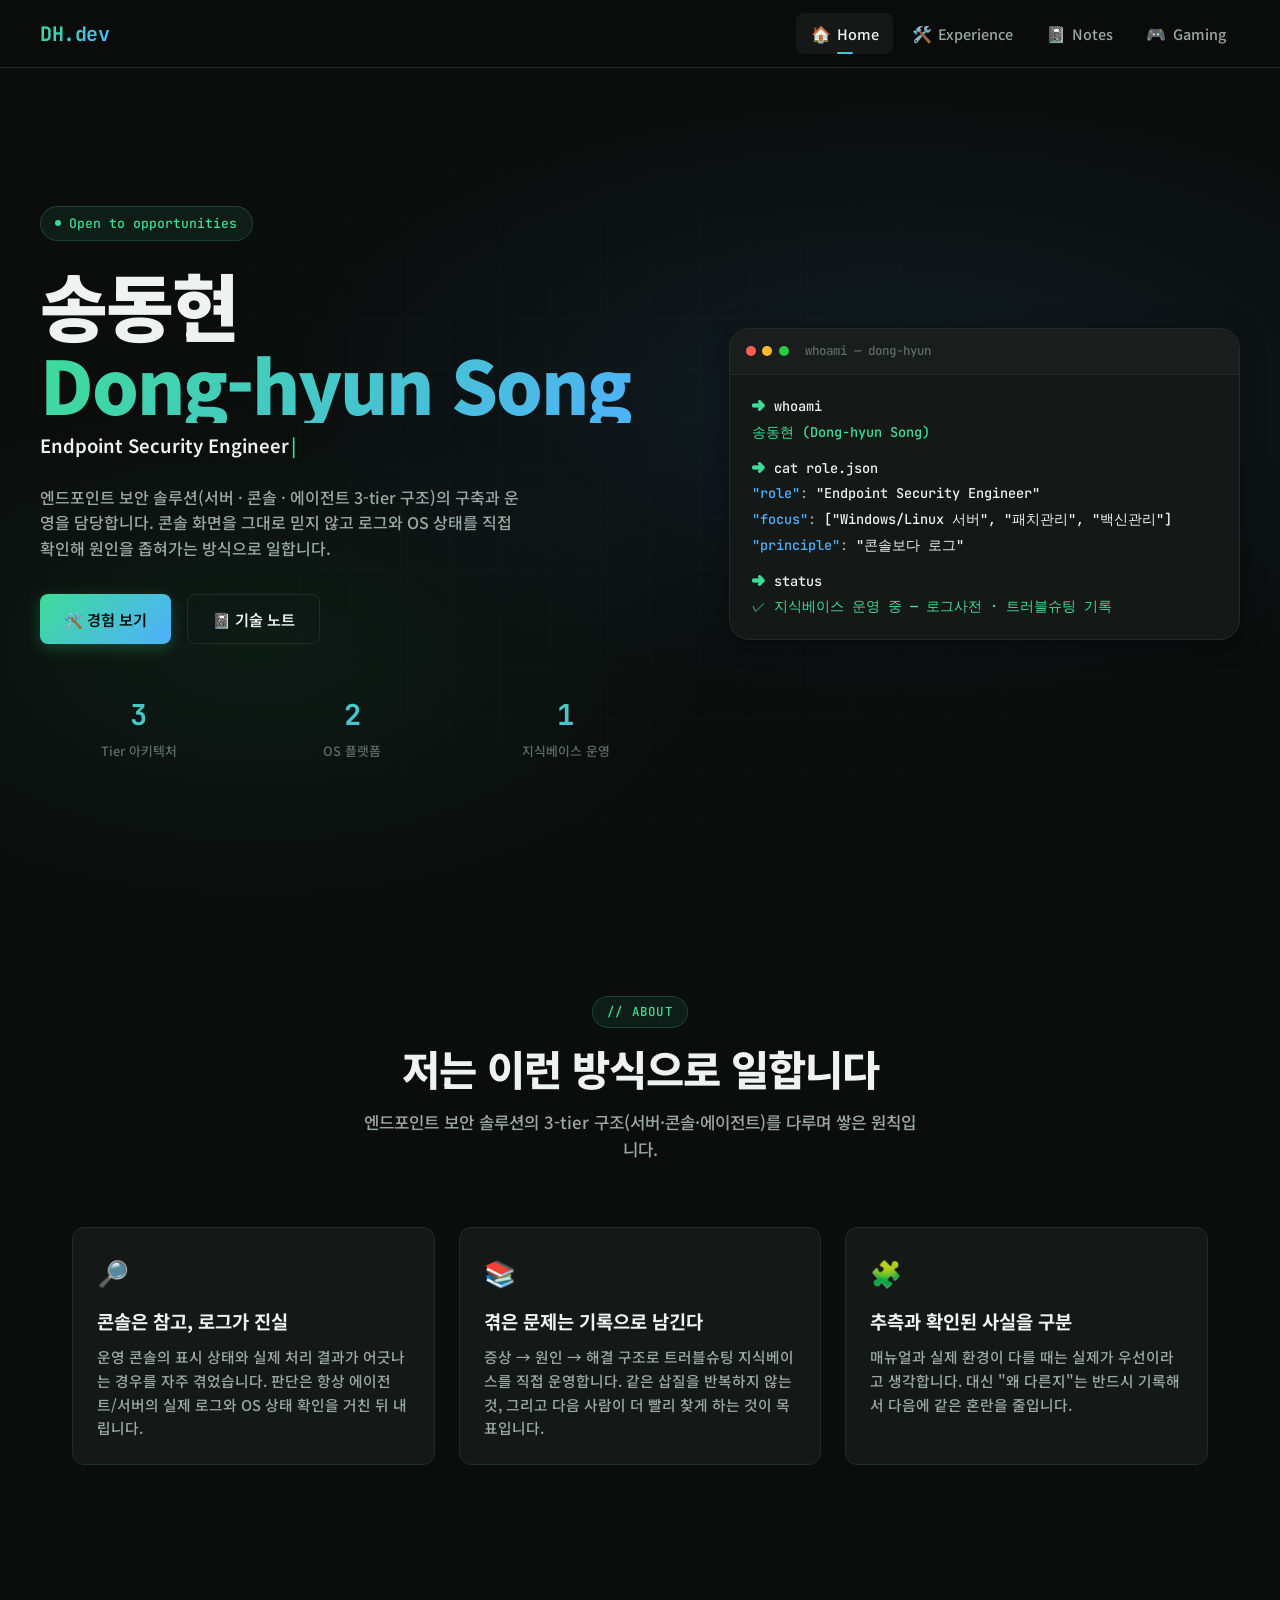
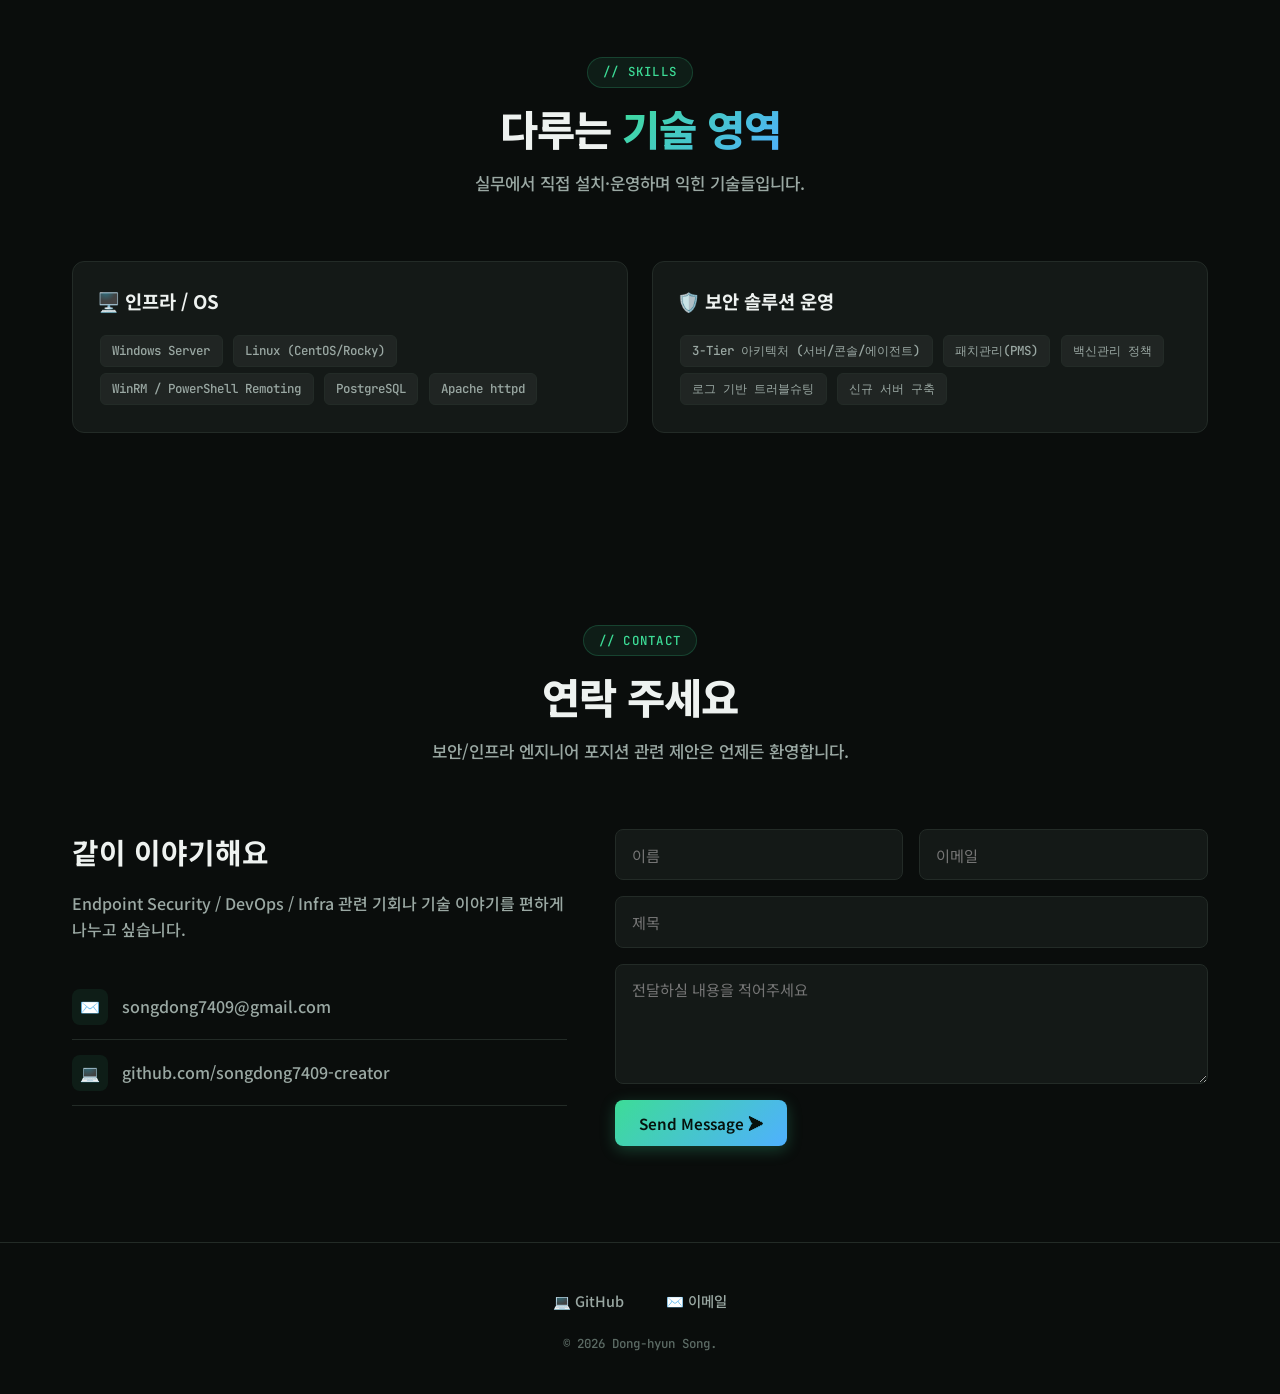
<file: index.html>
<!DOCTYPE html>
<html lang="ko">
<head>
  <meta charset="UTF-8" />
  <meta name="viewport" content="width=device-width, initial-scale=1.0" />
  <meta name="description" content="송동현 | Endpoint Security Engineer 포트폴리오 — 엔드포인트 보안 솔루션 구축·운영 경험과 기술 노트" />
  <title>송동현 | Endpoint Security Engineer</title>

  <meta property="og:type" content="website" />
  <meta property="og:title" content="송동현 | Endpoint Security Engineer" />
  <meta property="og:description" content="엔드포인트 보안 솔루션 구축·운영 경험과 기술 노트를 정리한 포트폴리오입니다." />
  <meta property="og:locale" content="ko_KR" />
  <meta name="twitter:card" content="summary" />
  <meta name="twitter:title" content="송동현 | Endpoint Security Engineer" />
  <meta name="twitter:description" content="엔드포인트 보안 솔루션 구축·운영 경험과 기술 노트를 정리한 포트폴리오입니다." />

  <link rel="icon" href="data:image/svg+xml,%3Csvg xmlns='http://www.w3.org/2000/svg' viewBox='0 0 100 100'%3E%3Crect width='100' height='100' rx='20' fill='%230a0d0c'/%3E%3Cpath d='M50 18 L82 32 V52 C82 70 68 82 50 88 C32 82 18 70 18 52 V32 Z' fill='none' stroke='%233ddc97' stroke-width='6'/%3E%3Cpath d='M38 50 L46 58 L64 40' fill='none' stroke='%234fb0ff' stroke-width='6' stroke-linecap='round' stroke-linejoin='round'/%3E%3C/svg%3E" />

  <link rel="preconnect" href="https://fonts.googleapis.com" />
  <link rel="preconnect" href="https://fonts.gstatic.com" crossorigin />
  <link href="https://fonts.googleapis.com/css2?family=Noto+Sans+KR:wght@400;500;700;900&family=JetBrains+Mono:wght@400;700&display=swap" rel="stylesheet" />
  <link rel="stylesheet" href="css/style.css" />
  <link rel="stylesheet" href="css/animations.css" />
  <link rel="stylesheet" href="css/components/contact.css" />

  <style>
    .hero {
      min-height: calc(100vh - var(--nav-height));
      display: flex;
      align-items: center;
      padding: 5rem 2rem;
      position: relative;
      overflow: hidden;
    }

    .hero-bg {
      position: absolute; inset: 0; z-index: 0;
      background:
        radial-gradient(ellipse 80% 60% at 70% 40%, rgba(79, 176, 255, 0.1) 0%, transparent 60%),
        radial-gradient(ellipse 60% 50% at 20% 70%, rgba(61, 220, 151, 0.07) 0%, transparent 60%);
    }

    .hero-grid {
      position: absolute; inset: 0;
      background-image:
        linear-gradient(rgba(255,255,255,0.015) 1px, transparent 1px),
        linear-gradient(90deg, rgba(255,255,255,0.015) 1px, transparent 1px);
      background-size: 50px 50px;
      mask-image: radial-gradient(ellipse at center, black 30%, transparent 75%);
    }

    .hero-inner {
      position: relative; z-index: 1;
      max-width: 1200px; margin: 0 auto; width: 100%;
      display: grid; grid-template-columns: 1.1fr 0.9fr;
      gap: 4rem; align-items: center;
    }

    .hero-label {
      display: inline-flex; align-items: center; gap: 0.5rem;
      font-family: var(--font-mono); font-size: 0.82rem;
      color: var(--accent-green);
      background: rgba(61, 220, 151, 0.08);
      border: 1px solid rgba(61, 220, 151, 0.2);
      padding: 0.35rem 0.9rem; border-radius: 999px;
      margin-bottom: 1.5rem;
      animation: fadeInUp 0.6s ease forwards;
    }

    .hero-label .dot {
      width: 6px; height: 6px; background: var(--accent-green);
      border-radius: 50%; animation: pulseGlow 2s ease-in-out infinite;
    }

    .hero-name {
      font-size: clamp(2.6rem, 6vw, 4.6rem);
      font-weight: 900; letter-spacing: -2px; line-height: 1.08;
      margin-bottom: 0.5rem;
      animation: fadeInUp 0.6s ease 0.1s both;
    }

    .hero-name .name-en {
      display: block;
      background: var(--accent-gradient);
      -webkit-background-clip: text; -webkit-text-fill-color: transparent; background-clip: text;
    }

    .hero-role {
      font-size: 1.15rem; color: var(--text-secondary); margin-bottom: 1.5rem;
      animation: fadeInUp 0.6s ease 0.2s both;
      display: flex; align-items: center; gap: 0.5rem; flex-wrap: wrap;
    }

    .hero-role-dynamic { color: var(--text-primary); font-weight: 600; min-width: 200px; }
    .hero-role-dynamic::after { content: '|'; animation: blink 1s infinite; color: var(--accent-green); margin-left: 2px; }

    .hero-desc {
      color: var(--text-secondary); max-width: 480px; margin-bottom: 2rem;
      animation: fadeInUp 0.6s ease 0.3s both;
    }

    .hero-actions { display: flex; gap: 1rem; flex-wrap: wrap; animation: fadeInUp 0.6s ease 0.4s both; }

    .hero-stats {
      display: grid; grid-template-columns: repeat(3, 1fr); gap: 1rem;
      margin-top: 3rem; animation: fadeInUp 0.6s ease 0.5s both;
    }

    .hero-stat { text-align: center; }
    .hero-stat-num {
      font-family: var(--font-mono); font-size: 1.8rem; font-weight: 700;
      background: var(--accent-gradient); -webkit-background-clip: text; -webkit-text-fill-color: transparent; background-clip: text;
    }
    .hero-stat-label { font-size: 0.8rem; color: var(--text-muted); margin-top: 0.2rem; }

    /* Terminal visual */
    .hero-visual {
      background: var(--bg-card);
      border: 1px solid var(--border);
      border-radius: var(--radius-lg);
      box-shadow: var(--shadow-card);
      overflow: hidden;
      animation: fadeInUp 0.7s ease 0.3s both;
    }

    .term-head {
      display: flex; align-items: center; gap: 0.4rem;
      padding: 0.8rem 1rem; border-bottom: 1px solid var(--border);
      background: rgba(255,255,255,0.02);
    }
    .term-dot { width: 10px; height: 10px; border-radius: 50%; }
    .term-dot.r { background: #ff5f57; }
    .term-dot.y { background: #febc2e; }
    .term-dot.g { background: #28c840; }
    .term-title { margin-left: 0.6rem; font-family: var(--font-mono); font-size: 0.78rem; color: var(--text-muted); }

    .term-body { padding: 1.2rem 1.4rem; font-family: var(--font-mono); font-size: 0.85rem; line-height: 1.9; min-height: 260px; }
    .t-prompt { color: var(--accent-green); }
    .t-cmd { color: var(--text-primary); }
    .t-out { color: var(--text-secondary); white-space: pre-wrap; }
    .t-key { color: var(--accent-blue); }
    .t-val { color: var(--text-primary); }
    .t-green { color: var(--accent-green); }

    @media (max-width: 900px) {
      .hero-inner { grid-template-columns: 1fr; }
      .hero-visual { order: -1; }
    }
  </style>
</head>
<body>
  <nav class="navbar">
    <div class="nav-inner">
      <a href="index.html" class="nav-logo">DH<span>.</span>dev</a>
      <ul class="nav-links">
        <li><a href="index.html"><span class="nav-icon">🏠</span>Home</a></li>
        <li><a href="experience.html"><span class="nav-icon">🛠️</span>Experience</a></li>
        <li><a href="notes.html"><span class="nav-icon">📓</span>Notes</a></li>
        <li><a href="gaming.html"><span class="nav-icon">🎮</span>Gaming</a></li>
      </ul>
      <button class="nav-hamburger" aria-label="메뉴 열기"><span></span><span></span><span></span></button>
    </div>
  </nav>

  <div class="page-wrapper">
    <!-- ── HERO ─────────────────────────────────────────── -->
    <section class="hero">
      <div class="hero-bg"></div>
      <div class="hero-grid"></div>
      <div class="hero-inner">
        <div>
          <div class="hero-label"><span class="dot"></span>Open to opportunities</div>
          <h1 class="hero-name">
            송동현
            <span class="name-en">Dong-hyun Song</span>
          </h1>
          <div class="hero-role">
            <span data-typewriter='["Endpoint Security Engineer", "3-Tier 인프라 운영", "로그부터 확인하는 엔지니어"]' class="hero-role-dynamic"></span>
          </div>
          <p class="hero-desc">
            엔드포인트 보안 솔루션(서버 · 콘솔 · 에이전트 3-tier 구조)의 구축과 운영을 담당합니다.
            콘솔 화면을 그대로 믿지 않고 로그와 OS 상태를 직접 확인해 원인을 좁혀가는 방식으로 일합니다.
          </p>
          <div class="hero-actions">
            <a href="experience.html" class="btn btn-primary">🛠️ 경험 보기</a>
            <a href="notes.html" class="btn btn-outline">📓 기술 노트</a>
          </div>
          <div class="hero-stats">
            <div class="hero-stat">
              <div class="hero-stat-num" data-counter="3">0</div>
              <div class="hero-stat-label">Tier 아키텍처</div>
            </div>
            <div class="hero-stat">
              <div class="hero-stat-num" data-counter="2">0</div>
              <div class="hero-stat-label">OS 플랫폼</div>
            </div>
            <div class="hero-stat">
              <div class="hero-stat-num" data-counter="1">0</div>
              <div class="hero-stat-label">지식베이스 운영</div>
            </div>
          </div>
        </div>

        <div class="hero-visual">
          <div class="term-head">
            <span class="term-dot r"></span><span class="term-dot y"></span><span class="term-dot g"></span>
            <span class="term-title">whoami — dong-hyun</span>
          </div>
          <div class="term-body">
            <div><span class="t-prompt">➜</span> <span class="t-cmd">whoami</span></div>
            <div class="t-out t-green">송동현 (Dong-hyun Song)</div>
            <div style="margin-top:0.6rem;"><span class="t-prompt">➜</span> <span class="t-cmd">cat role.json</span></div>
            <div class="t-out"><span class="t-key">"role"</span>: <span class="t-val">"Endpoint Security Engineer"</span></div>
            <div class="t-out"><span class="t-key">"focus"</span>: <span class="t-val">["Windows/Linux 서버", "패치관리", "백신관리"]</span></div>
            <div class="t-out"><span class="t-key">"principle"</span>: <span class="t-val">"콘솔보다 로그"</span></div>
            <div style="margin-top:0.6rem;"><span class="t-prompt">➜</span> <span class="t-cmd">status</span></div>
            <div class="t-out t-green">✓ 지식베이스 운영 중 — 로그사전 · 트러블슈팅 기록</div>
          </div>
        </div>
      </div>
    </section>

    <!-- ── ABOUT ────────────────────────────────────────── -->
    <section class="section reveal" id="about">
      <div class="section-header">
        <span class="section-tag">// About</span>
        <h2 class="section-title">저는 이런 방식으로 일합니다</h2>
        <p class="section-desc">엔드포인트 보안 솔루션의 3-tier 구조(서버·콘솔·에이전트)를 다루며 쌓은 원칙입니다.</p>
      </div>
      <div class="grid-3 reveal-group">
        <div class="card">
          <div style="font-size:1.6rem; margin-bottom:0.8rem;">🔎</div>
          <h3 style="margin-bottom:0.6rem;">콘솔은 참고, 로그가 진실</h3>
          <p style="color:var(--text-secondary); font-size:0.92rem;">
            운영 콘솔의 표시 상태와 실제 처리 결과가 어긋나는 경우를 자주 겪었습니다.
            판단은 항상 에이전트/서버의 실제 로그와 OS 상태 확인을 거친 뒤 내립니다.
          </p>
        </div>
        <div class="card">
          <div style="font-size:1.6rem; margin-bottom:0.8rem;">📚</div>
          <h3 style="margin-bottom:0.6rem;">겪은 문제는 기록으로 남긴다</h3>
          <p style="color:var(--text-secondary); font-size:0.92rem;">
            증상 → 원인 → 해결 구조로 트러블슈팅 지식베이스를 직접 운영합니다.
            같은 삽질을 반복하지 않는 것, 그리고 다음 사람이 더 빨리 찾게 하는 것이 목표입니다.
          </p>
        </div>
        <div class="card">
          <div style="font-size:1.6rem; margin-bottom:0.8rem;">🧩</div>
          <h3 style="margin-bottom:0.6rem;">추측과 확인된 사실을 구분</h3>
          <p style="color:var(--text-secondary); font-size:0.92rem;">
            매뉴얼과 실제 환경이 다를 때는 실제가 우선이라고 생각합니다.
            대신 "왜 다른지"는 반드시 기록해서 다음에 같은 혼란을 줄입니다.
          </p>
        </div>
      </div>
    </section>

    <!-- ── SKILLS SUMMARY ───────────────────────────────── -->
    <section class="section reveal" id="skills">
      <div class="section-header">
        <span class="section-tag">// Skills</span>
        <h2 class="section-title">다루는 <span class="highlight">기술 영역</span></h2>
        <p class="section-desc">실무에서 직접 설치·운영하며 익힌 기술들입니다.</p>
      </div>
      <div class="grid-2 reveal-group">
        <div class="card">
          <h3 style="margin-bottom:1rem;">🖥️ 인프라 / OS</h3>
          <div class="tag" style="margin:0.2rem;">Windows Server</div>
          <div class="tag" style="margin:0.2rem;">Linux (CentOS/Rocky)</div>
          <div class="tag" style="margin:0.2rem;">WinRM / PowerShell Remoting</div>
          <div class="tag" style="margin:0.2rem;">PostgreSQL</div>
          <div class="tag" style="margin:0.2rem;">Apache httpd</div>
        </div>
        <div class="card">
          <h3 style="margin-bottom:1rem;">🛡️ 보안 솔루션 운영</h3>
          <div class="tag" style="margin:0.2rem;">3-Tier 아키텍처 (서버/콘솔/에이전트)</div>
          <div class="tag" style="margin:0.2rem;">패치관리(PMS)</div>
          <div class="tag" style="margin:0.2rem;">백신관리 정책</div>
          <div class="tag" style="margin:0.2rem;">로그 기반 트러블슈팅</div>
          <div class="tag" style="margin:0.2rem;">신규 서버 구축</div>
        </div>
      </div>
    </section>

    <!-- ── CONTACT ──────────────────────────────────────── -->
    <section class="section reveal" id="contact">
      <div class="section-header">
        <span class="section-tag">// Contact</span>
        <h2 class="section-title">연락 주세요</h2>
        <p class="section-desc">보안/인프라 엔지니어 포지션 관련 제안은 언제든 환영합니다.</p>
      </div>
      <div class="contact-grid">
        <div class="contact-info">
          <h2>같이 이야기해요</h2>
          <p>Endpoint Security / DevOps / Infra 관련 기회나 기술 이야기를 편하게 나누고 싶습니다.</p>
          <a class="contact-method" href="mailto:songdong7409@gmail.com">
            <span class="icon">✉️</span> songdong7409@gmail.com
          </a>
          <a class="contact-method" href="https://github.com/songdong7409-creator" target="_blank" rel="noopener">
            <span class="icon">💻</span> github.com/songdong7409-creator
          </a>
        </div>
        <form class="contact-form" id="contact-form" action="mailto:songdong7409@gmail.com" method="POST" enctype="text/plain">
          <div class="form-row">
            <input type="text" name="name" placeholder="이름" required autocomplete="name" />
            <input type="email" name="email" placeholder="이메일" required autocomplete="email" />
          </div>
          <input type="text" name="subject" placeholder="제목" autocomplete="off" />
          <textarea name="message" placeholder="전달하실 내용을 적어주세요" required></textarea>
          <button type="submit" class="btn btn-primary form-submit">Send Message ➤</button>
        </form>
      </div>
    </section>
  </div>

  <footer>
    <div class="footer-inner">
      <div class="footer-links">
        <a class="footer-link" href="https://github.com/songdong7409-creator" target="_blank" rel="noopener">💻 GitHub</a>
        <a class="footer-link" href="mailto:songdong7409@gmail.com">✉️ 이메일</a>
      </div>
      <div class="footer-copy">© 2026 Dong-hyun Song.</div>
    </div>
  </footer>

  <script src="js/main.js"></script>
</body>
</html>
</file>
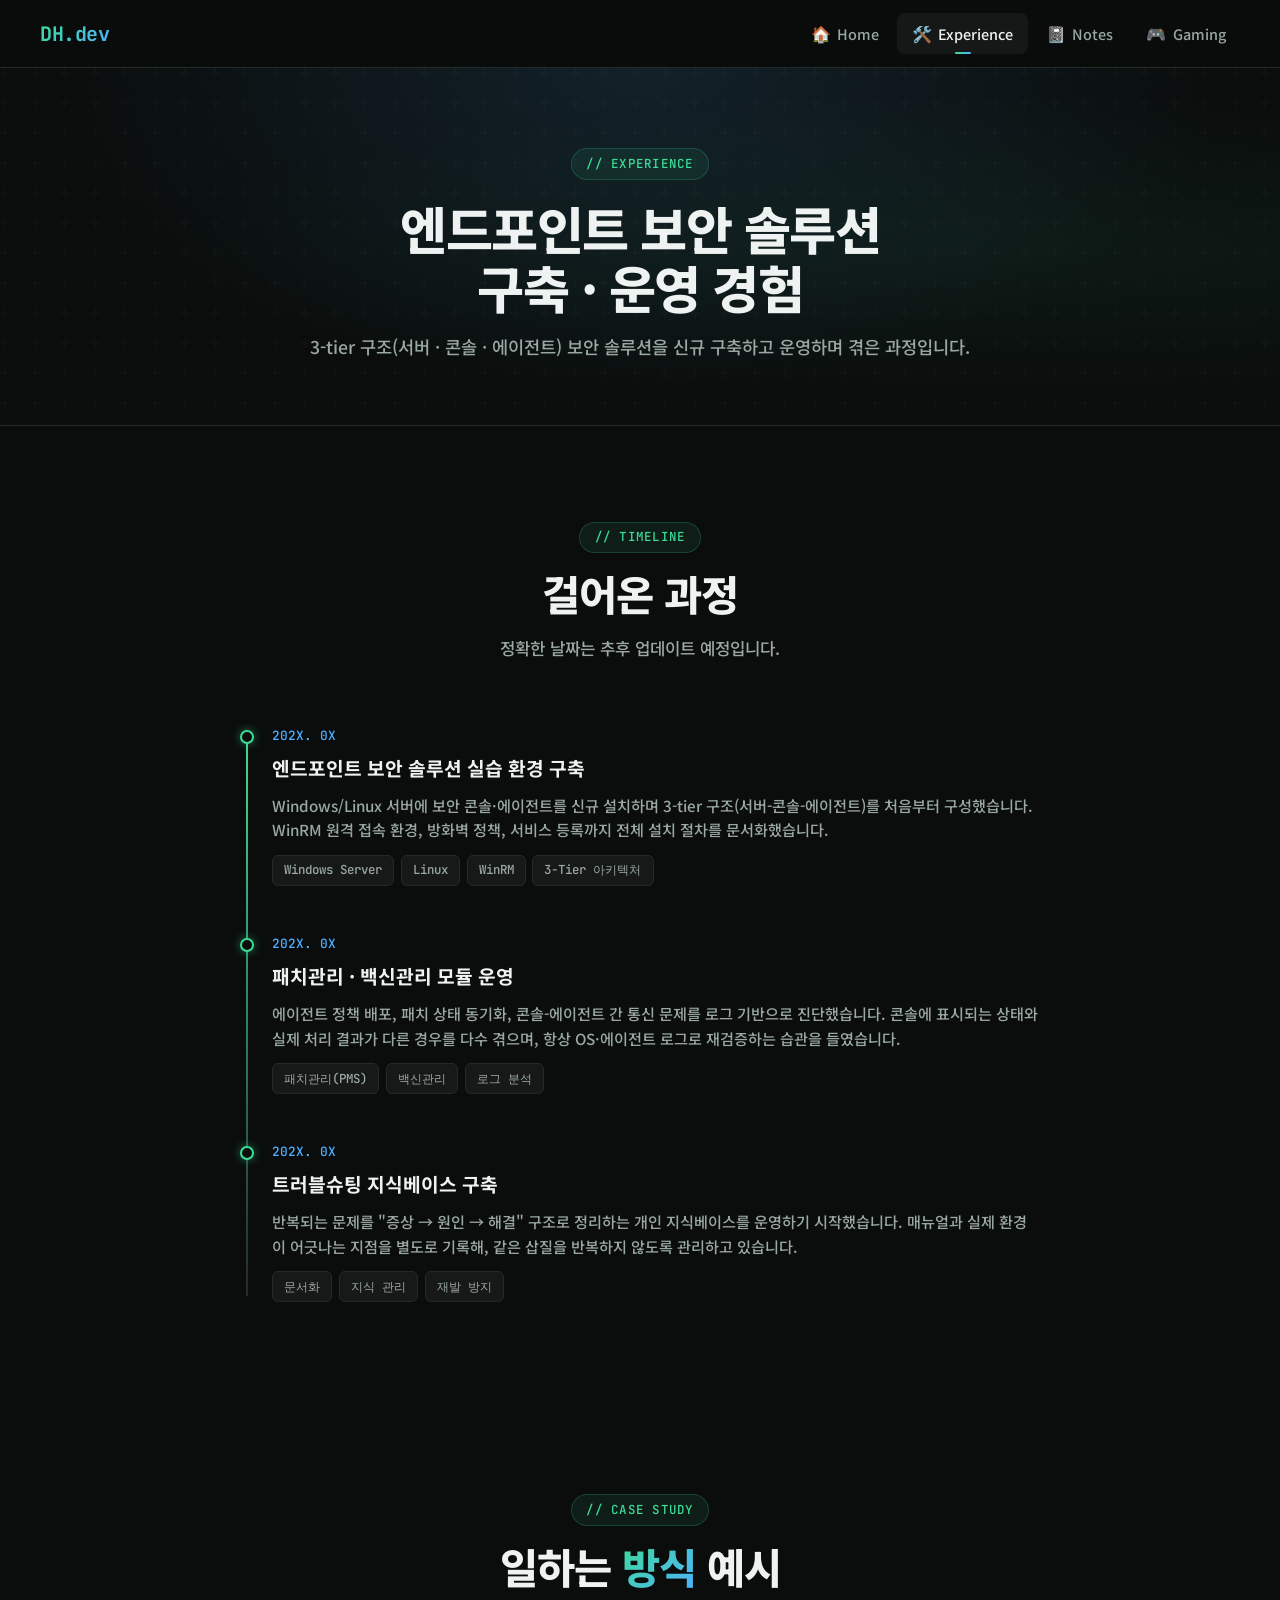
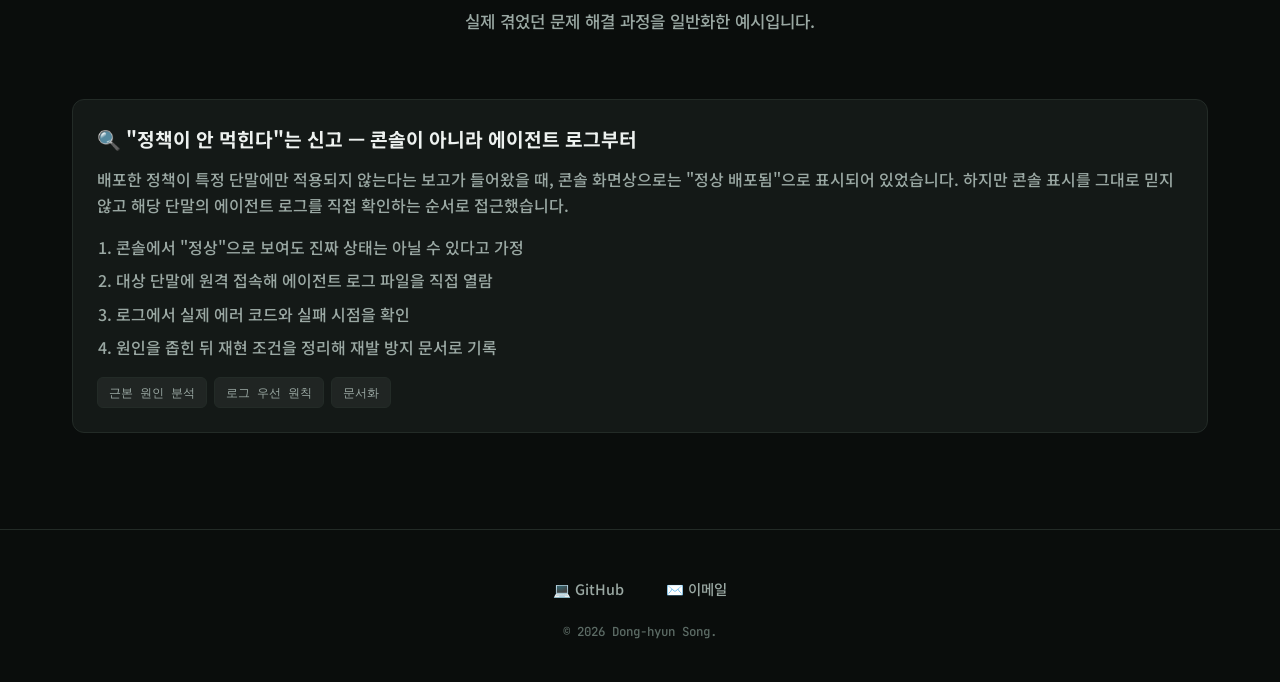
<file: experience.html>
<!DOCTYPE html>
<html lang="ko">
<head>
  <meta charset="UTF-8" />
  <meta name="viewport" content="width=device-width, initial-scale=1.0" />
  <meta name="description" content="송동현 | 엔드포인트 보안 솔루션 구축·운영 경험 타임라인과 케이스 스터디" />
  <title>Experience | 송동현</title>
  <link rel="icon" href="data:image/svg+xml,%3Csvg xmlns='http://www.w3.org/2000/svg' viewBox='0 0 100 100'%3E%3Crect width='100' height='100' rx='20' fill='%230a0d0c'/%3E%3Cpath d='M50 18 L82 32 V52 C82 70 68 82 50 88 C32 82 18 70 18 52 V32 Z' fill='none' stroke='%233ddc97' stroke-width='6'/%3E%3Cpath d='M38 50 L46 58 L64 40' fill='none' stroke='%234fb0ff' stroke-width='6' stroke-linecap='round' stroke-linejoin='round'/%3E%3C/svg%3E" />
  <link rel="preconnect" href="https://fonts.googleapis.com" />
  <link rel="preconnect" href="https://fonts.gstatic.com" crossorigin />
  <link href="https://fonts.googleapis.com/css2?family=Noto+Sans+KR:wght@400;500;700;900&family=JetBrains+Mono:wght@400;700&display=swap" rel="stylesheet" />
  <link rel="stylesheet" href="css/style.css" />
  <link rel="stylesheet" href="css/animations.css" />
</head>
<body>
  <nav class="navbar">
    <div class="nav-inner">
      <a href="index.html" class="nav-logo">DH<span>.</span>dev</a>
      <ul class="nav-links">
        <li><a href="index.html"><span class="nav-icon">🏠</span>Home</a></li>
        <li><a href="experience.html"><span class="nav-icon">🛠️</span>Experience</a></li>
        <li><a href="notes.html"><span class="nav-icon">📓</span>Notes</a></li>
        <li><a href="gaming.html"><span class="nav-icon">🎮</span>Gaming</a></li>
      </ul>
      <button class="nav-hamburger" aria-label="메뉴 열기"><span></span><span></span><span></span></button>
    </div>
  </nav>

  <div class="page-wrapper">
    <div class="page-hero">
      <div class="page-hero-content">
        <span class="section-tag">// Experience</span>
        <h1>엔드포인트 보안 솔루션<br>구축 · 운영 경험</h1>
        <p>3-tier 구조(서버 · 콘솔 · 에이전트) 보안 솔루션을 신규 구축하고 운영하며 겪은 과정입니다.</p>
      </div>
    </div>

    <!-- ── TIMELINE ─────────────────────────────────────── -->
    <section class="section">
      <div class="section-header">
        <span class="section-tag">// Timeline</span>
        <h2 class="section-title">걸어온 과정</h2>
        <p class="section-desc">
          <!-- TODO: 실제 시작 시기로 교체해주세요 -->
          정확한 날짜는 추후 업데이트 예정입니다.
        </p>
      </div>

      <div class="timeline">
        <div class="timeline-item">
          <div class="timeline-dot"></div>
          <div class="timeline-date"><!-- TODO: 실제 날짜 -->202X. 0X</div>
          <div class="timeline-title">엔드포인트 보안 솔루션 실습 환경 구축</div>
          <p class="timeline-desc">
            Windows/Linux 서버에 보안 콘솔·에이전트를 신규 설치하며 3-tier 구조(서버-콘솔-에이전트)를 처음부터 구성했습니다.
            WinRM 원격 접속 환경, 방화벽 정책, 서비스 등록까지 전체 설치 절차를 문서화했습니다.
          </p>
          <div class="timeline-tags">
            <span class="tag">Windows Server</span>
            <span class="tag">Linux</span>
            <span class="tag">WinRM</span>
            <span class="tag">3-Tier 아키텍처</span>
          </div>
        </div>

        <div class="timeline-item">
          <div class="timeline-dot"></div>
          <div class="timeline-date"><!-- TODO: 실제 날짜 -->202X. 0X</div>
          <div class="timeline-title">패치관리 · 백신관리 모듈 운영</div>
          <p class="timeline-desc">
            에이전트 정책 배포, 패치 상태 동기화, 콘솔-에이전트 간 통신 문제를 로그 기반으로 진단했습니다.
            콘솔에 표시되는 상태와 실제 처리 결과가 다른 경우를 다수 겪으며, 항상 OS·에이전트 로그로 재검증하는 습관을 들였습니다.
          </p>
          <div class="timeline-tags">
            <span class="tag">패치관리(PMS)</span>
            <span class="tag">백신관리</span>
            <span class="tag">로그 분석</span>
          </div>
        </div>

        <div class="timeline-item">
          <div class="timeline-dot"></div>
          <div class="timeline-date"><!-- TODO: 실제 날짜 -->202X. 0X</div>
          <div class="timeline-title">트러블슈팅 지식베이스 구축</div>
          <p class="timeline-desc">
            반복되는 문제를 "증상 → 원인 → 해결" 구조로 정리하는 개인 지식베이스를 운영하기 시작했습니다.
            매뉴얼과 실제 환경이 어긋나는 지점을 별도로 기록해, 같은 삽질을 반복하지 않도록 관리하고 있습니다.
          </p>
          <div class="timeline-tags">
            <span class="tag">문서화</span>
            <span class="tag">지식 관리</span>
            <span class="tag">재발 방지</span>
          </div>
        </div>
      </div>
    </section>

    <!-- ── CASE STUDY ───────────────────────────────────── -->
    <section class="section">
      <div class="section-header">
        <span class="section-tag">// Case Study</span>
        <h2 class="section-title">일하는 <span class="highlight">방식</span> 예시</h2>
        <p class="section-desc">실제 겪었던 문제 해결 과정을 일반화한 예시입니다.</p>
      </div>

      <div class="card reveal">
        <h3 style="margin-bottom:0.8rem; font-size:1.2rem;">🔍 "정책이 안 먹힌다"는 신고 — 콘솔이 아니라 에이전트 로그부터</h3>
        <p style="color:var(--text-secondary); margin-bottom:1rem;">
          배포한 정책이 특정 단말에만 적용되지 않는다는 보고가 들어왔을 때, 콘솔 화면상으로는 "정상 배포됨"으로 표시되어 있었습니다.
          하지만 콘솔 표시를 그대로 믿지 않고 해당 단말의 에이전트 로그를 직접 확인하는 순서로 접근했습니다.
        </p>
        <ol style="color:var(--text-secondary); padding-left:1.2rem; display:flex; flex-direction:column; gap:0.5rem; margin-bottom:1rem;">
          <li>콘솔에서 "정상"으로 보여도 진짜 상태는 아닐 수 있다고 가정</li>
          <li>대상 단말에 원격 접속해 에이전트 로그 파일을 직접 열람</li>
          <li>로그에서 실제 에러 코드와 실패 시점을 확인</li>
          <li>원인을 좁힌 뒤 재현 조건을 정리해 재발 방지 문서로 기록</li>
        </ol>
        <div class="timeline-tags">
          <span class="tag">근본 원인 분석</span>
          <span class="tag">로그 우선 원칙</span>
          <span class="tag">문서화</span>
        </div>
      </div>
    </section>
  </div>

  <footer>
    <div class="footer-inner">
      <div class="footer-links">
        <a class="footer-link" href="https://github.com/songdong7409-creator" target="_blank" rel="noopener">💻 GitHub</a>
        <a class="footer-link" href="mailto:songdong7409@gmail.com">✉️ 이메일</a>
      </div>
      <div class="footer-copy">© 2026 Dong-hyun Song.</div>
    </div>
  </footer>

  <script src="js/main.js"></script>
</body>
</html>
</file>
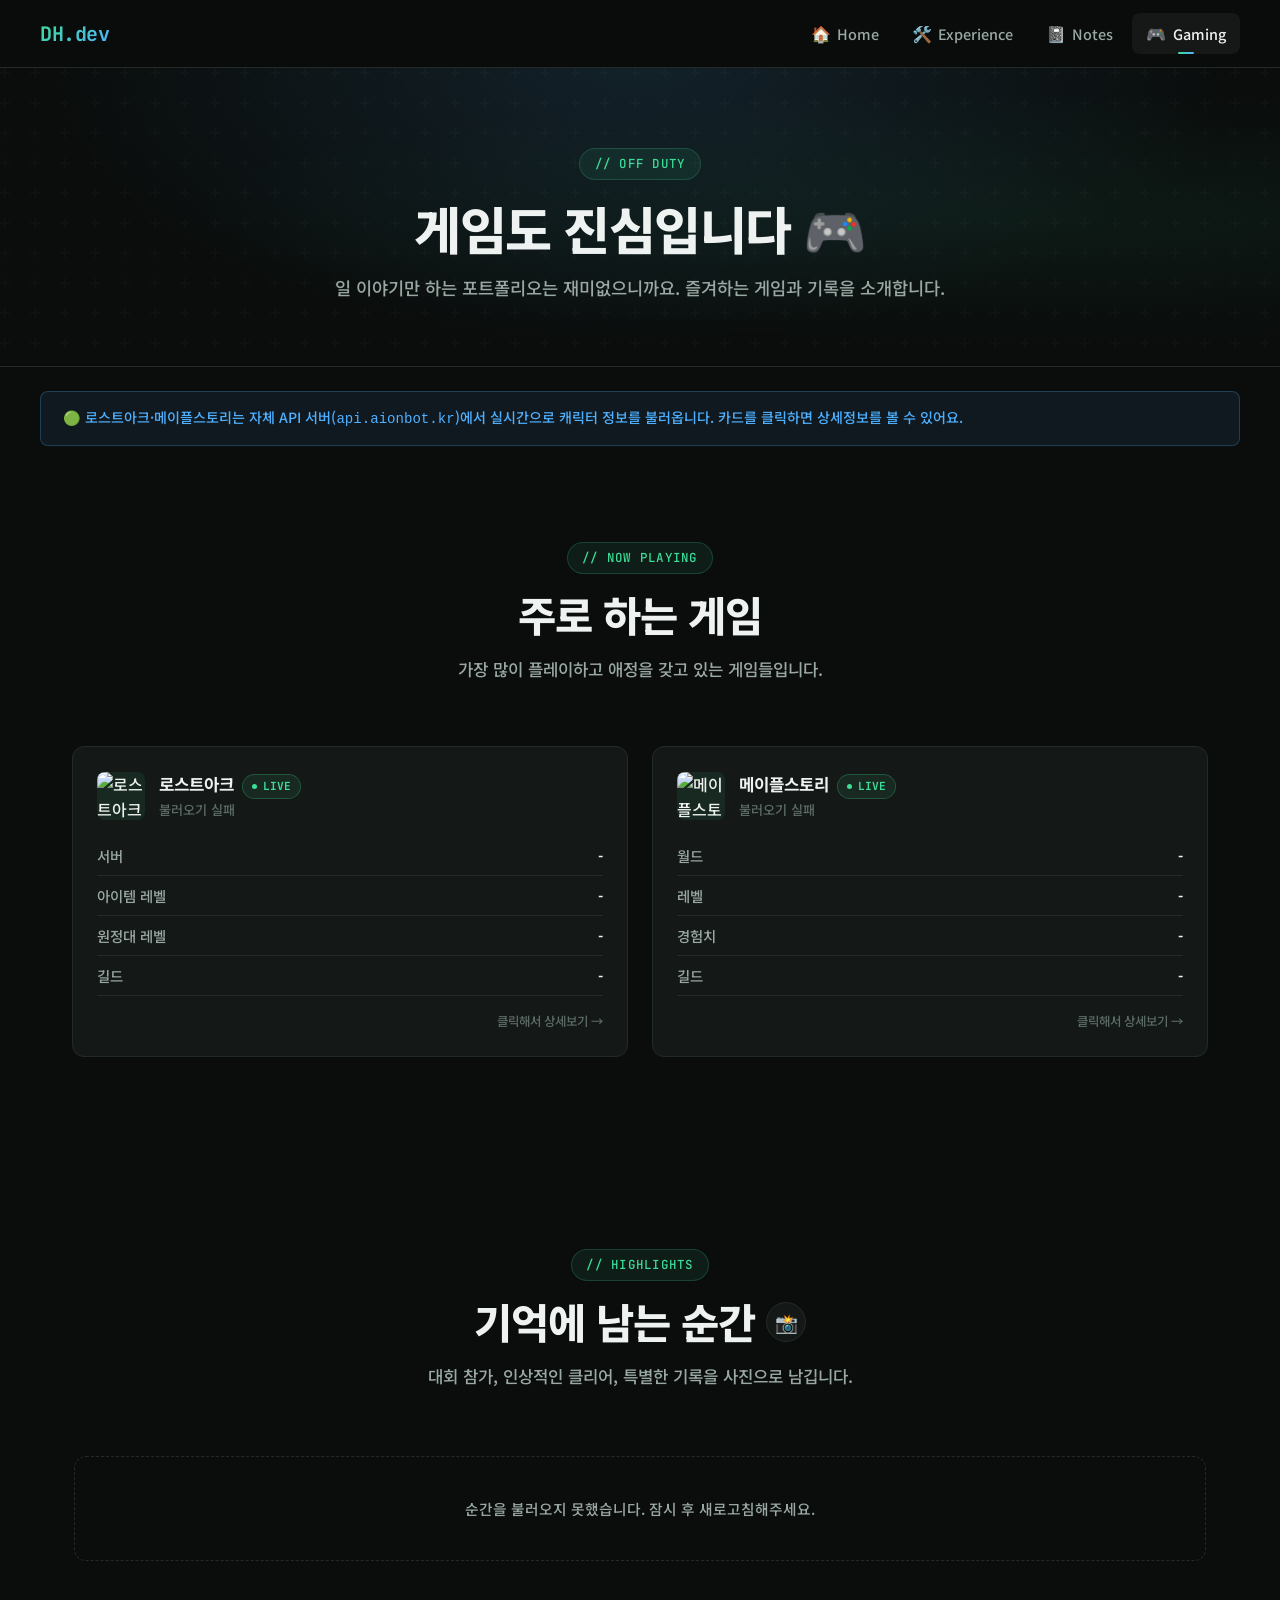
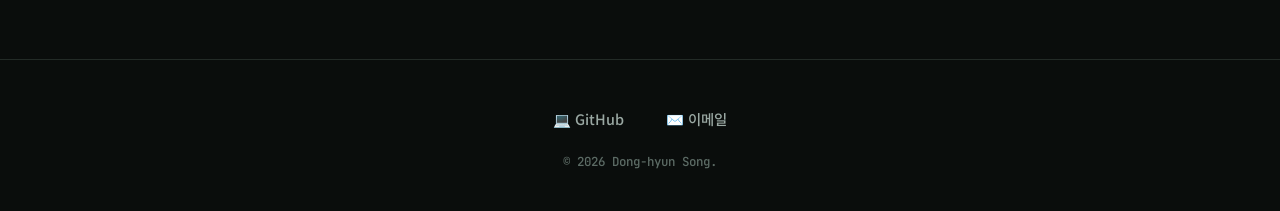
<file: gaming.html>
<!DOCTYPE html>
<html lang="ko">
<head>
  <meta charset="UTF-8" />
  <meta name="viewport" content="width=device-width, initial-scale=1.0" />
  <meta name="description" content="송동현 | 게임 취미와 전적을 소개하는 페이지" />
  <title>Gaming | 송동현</title>
  <link rel="icon" href="data:image/svg+xml,%3Csvg xmlns='http://www.w3.org/2000/svg' viewBox='0 0 100 100'%3E%3Crect width='100' height='100' rx='20' fill='%230a0d0c'/%3E%3Cpath d='M50 18 L82 32 V52 C82 70 68 82 50 88 C32 82 18 70 18 52 V32 Z' fill='none' stroke='%233ddc97' stroke-width='6'/%3E%3Cpath d='M38 50 L46 58 L64 40' fill='none' stroke='%234fb0ff' stroke-width='6' stroke-linecap='round' stroke-linejoin='round'/%3E%3C/svg%3E" />
  <link rel="preconnect" href="https://fonts.googleapis.com" />
  <link rel="preconnect" href="https://fonts.gstatic.com" crossorigin />
  <link href="https://fonts.googleapis.com/css2?family=Noto+Sans+KR:wght@400;500;700;900&family=JetBrains+Mono:wght@400;700&display=swap" rel="stylesheet" />
  <link rel="stylesheet" href="css/style.css" />
  <link rel="stylesheet" href="css/animations.css" />
  <style>
    .placeholder-banner {
      max-width: 1200px;
      margin: 1.5rem auto 0;
      padding: 0.9rem 1.4rem;
      background: rgba(79, 176, 255, 0.08);
      border: 1px solid rgba(79, 176, 255, 0.25);
      border-radius: var(--radius-sm);
      color: var(--accent-blue);
      font-size: 0.88rem;
    }
    .game-card-head {
      display: flex;
      align-items: center;
      gap: 0.9rem;
      margin-bottom: 1rem;
    }
    .game-icon {
      width: 48px; height: 48px;
      display: flex; align-items: center; justify-content: center;
      background: rgba(61, 220, 151, 0.08);
      border-radius: var(--radius-sm);
      font-size: 1.4rem;
      flex-shrink: 0;
    }
    .game-meta { font-size: 0.82rem; color: var(--text-muted); }
    .stat-row { display: flex; justify-content: space-between; padding: 0.5rem 0; border-bottom: 1px solid var(--border); font-size: 0.9rem; }
    .stat-row:last-child { border-bottom: none; }
    .stat-row span:first-child { color: var(--text-secondary); }
    .stat-row span:last-child { color: var(--text-primary); font-weight: 700; text-align: right; }
    .game-portrait {
      width: 48px; height: 48px;
      border-radius: var(--radius-sm);
      object-fit: cover;
      background: rgba(61, 220, 151, 0.08);
      flex-shrink: 0;
    }
    .live-badge {
      display: inline-flex; align-items: center; gap: 0.35rem;
      font-family: var(--font-mono); font-size: 0.7rem;
      color: var(--accent-green);
      background: rgba(61, 220, 151, 0.08);
      border: 1px solid rgba(61, 220, 151, 0.25);
      padding: 0.15rem 0.55rem;
      border-radius: 999px;
      margin-left: 0.5rem;
      vertical-align: middle;
    }
    .live-badge .dot {
      width: 5px; height: 5px; border-radius: 50%;
      background: var(--accent-green);
      animation: pulseGlow 2s ease-in-out infinite;
    }

    /* ── Clickable game card ─────────────────────────────── */
    .game-card {
      cursor: pointer;
    }
    .game-card:hover { border-color: var(--border-accent); }
    .game-card:focus-visible {
      outline: 2px solid var(--accent-green);
      outline-offset: 2px;
    }
    .game-card-hint {
      margin-top: 1rem;
      font-size: 0.78rem;
      color: var(--text-muted);
      text-align: right;
    }

    /* ── Detail overlay (FLIP shared-element transition) ─── */
    .detail-overlay {
      position: fixed; inset: 0; z-index: 2000;
      display: none;
      background: rgba(5, 8, 7, 0.65);
      backdrop-filter: blur(6px);
      -webkit-backdrop-filter: blur(6px);
    }
    .detail-overlay.open { display: block; }

    .detail-panel {
      position: fixed;
      top: 4vh; left: 8vw; width: 84vw; height: 92vh;
      background: var(--bg-card);
      border: 1px solid var(--border-accent);
      border-radius: var(--radius-lg);
      box-shadow: var(--shadow-card);
      overflow-y: auto;
      transform-origin: top left;
      padding: 2.5rem;
      max-width: 860px;
      margin: 0 auto;
      left: 0; right: 0;
    }

    .detail-close {
      position: absolute;
      top: 1.2rem; right: 1.2rem;
      width: 36px; height: 36px;
      display: flex; align-items: center; justify-content: center;
      background: rgba(255,255,255,0.05);
      border: 1px solid var(--border);
      border-radius: 50%;
      color: var(--text-secondary);
      font-size: 1.1rem;
      cursor: pointer;
    }
    .detail-close:hover { color: var(--text-primary); border-color: var(--accent-green); }

    .detail-content-inner { opacity: 0; transition: opacity 0.25s ease; }
    .detail-content-inner.visible { opacity: 1; }

    .detail-header {
      display: flex; align-items: center; gap: 1.2rem;
      margin-bottom: 2rem;
      padding-right: 2.5rem;
    }
    .detail-portrait {
      width: 84px; height: 84px;
      border-radius: var(--radius-md);
      object-fit: cover;
      background: rgba(61, 220, 151, 0.08);
      flex-shrink: 0;
    }
    .detail-game-tag {
      font-size: 0.75rem; font-weight: 700;
      color: var(--accent-green); margin-bottom: 0.3rem;
    }
    .detail-title { font-size: 1.5rem; font-weight: 800; margin-bottom: 0.3rem; }
    .detail-sub { color: var(--text-secondary); font-size: 0.92rem; }

    .detail-stats { display: grid; grid-template-columns: 1fr 1fr; gap: 0 2rem; }
    .detail-stats .stat-row { grid-column: span 1; }
    @media (max-width: 560px) {
      .detail-stats { grid-template-columns: 1fr; }
    }

    .detail-external-link {
      display: inline-flex; align-items: center; gap: 0.4rem;
      margin-top: 0.6rem;
      font-size: 0.78rem; font-weight: 500;
      color: var(--accent-blue);
      border: 1px solid rgba(79, 176, 255, 0.3);
      background: rgba(79, 176, 255, 0.08);
      padding: 0.3rem 0.8rem;
      border-radius: 999px;
    }
    .detail-external-link:hover { border-color: var(--accent-blue); background: rgba(79, 176, 255, 0.14); }

    .detail-section-title {
      font-size: 0.85rem; font-weight: 700;
      color: var(--accent-blue); letter-spacing: 0.02em;
      margin: 2rem 0 0.9rem;
      padding-bottom: 0.5rem;
      border-bottom: 1px solid var(--border);
    }
    .detail-loading { color: var(--text-muted); font-size: 0.85rem; }

    .detail-icon-grid {
      display: grid;
      grid-template-columns: repeat(auto-fill, minmax(68px, 1fr));
      gap: 0.7rem;
    }
    .detail-icon-item {
      display: flex; flex-direction: column; align-items: center; gap: 0.3rem;
      text-align: center;
    }
    .detail-icon-item img {
      width: 42px; height: 42px;
      border-radius: 6px; object-fit: cover;
      background: rgba(255,255,255,0.04);
      border: 1px solid var(--border);
    }
    .detail-icon-item .icon-lv {
      font-size: 0.66rem; font-weight: 500; color: var(--text-muted);
    }
    .detail-icon-item .icon-name {
      font-size: 0.68rem; color: var(--text-secondary); line-height: 1.25;
      max-width: 76px; overflow: hidden; text-overflow: ellipsis;
      white-space: nowrap;
    }

    .detail-badge-list {
      display: flex; flex-wrap: nowrap; gap: 0.4rem;
      overflow-x: auto;
      padding-bottom: 0.2rem; /* room for scrollbar without clipping badges */
    }
    .detail-badge {
      display: inline-flex; align-items: center; gap: 0.3rem;
      padding: 0.3rem 0.6rem;
      border-radius: 6px;
      font-size: 0.76rem;
      white-space: nowrap;
      flex-shrink: 0;
      border: 1px solid var(--border);
      background: rgba(255,255,255,0.03);
    }
    .detail-badge .badge-lv { font-size: 0.7rem; font-weight: 600; color: var(--text-muted); }

    .detail-table { width: 100%; border-collapse: collapse; font-size: 0.85rem; }
    .detail-table td { padding: 0.4rem 0.5rem; border-bottom: 1px solid var(--border); }
    .detail-table td:first-child { color: var(--text-secondary); }
    .detail-table td:last-child { text-align: right; font-weight: 700; color: var(--text-primary); }

    .gem-effect-badge {
      display: inline-block;
      font-size: 0.66rem; font-weight: 700;
      padding: 0.05rem 0.4rem;
      border-radius: 4px;
      margin-right: 0.5rem;
      background: rgba(255, 255, 255, 0.06);
      color: var(--text-muted);
    }
    .gem-effect-badge.is-active { color: var(--accent-green); background: rgba(61, 220, 151, 0.15); }
    .gem-effect-table tr.gem-effect-inactive td { color: var(--text-muted); }
    .gem-effect-table tr.gem-effect-inactive td:last-child { color: var(--text-muted); }

    /* 로펙에서 가져온 장비/악세서리 (환산점수 등 계산값 제외, 원본 정보만) */
    .equip-grid {
      display: grid;
      grid-template-columns: repeat(auto-fill, minmax(84px, 1fr));
      gap: 0.8rem;
    }
    .equip-item {
      display: flex; flex-direction: column; align-items: center; gap: 0.3rem;
      text-align: center;
    }
    .equip-item img {
      width: 48px; height: 48px;
      border-radius: 6px; object-fit: cover;
      background: rgba(255,255,255,0.04);
      border: 2px solid var(--border);
    }
    .equip-item .equip-slot { font-size: 0.66rem; color: var(--text-muted); }
    .equip-item .equip-name {
      font-size: 0.7rem; color: var(--text-secondary); line-height: 1.25;
      max-width: 90px; overflow: hidden; text-overflow: ellipsis; white-space: nowrap;
    }
    .equip-item .equip-meta { font-size: 0.66rem; font-weight: 500; color: var(--text-muted); }

    .accessory-grid {
      display: grid;
      grid-template-columns: repeat(auto-fill, minmax(220px, 1fr));
      gap: 0.8rem;
    }
    .accessory-card {
      display: flex; gap: 0.8rem;
      padding: 0.8rem;
      border: 1px solid var(--border);
      border-radius: var(--radius-sm);
      background: rgba(255,255,255,0.02);
    }
    .accessory-card img {
      width: 44px; height: 44px;
      border-radius: 6px; object-fit: cover;
      background: rgba(255,255,255,0.04);
      border: 2px solid var(--border);
      flex-shrink: 0;
    }
    .accessory-card .accessory-quality { font-size: 0.72rem; font-weight: 700; margin-bottom: 0.3rem; }
    .accessory-option-row { display: flex; align-items: center; gap: 0.4rem; font-size: 0.76rem; color: var(--text-secondary); margin-bottom: 0.2rem; }
    .accessory-option-row .opt-tier {
      font-size: 0.68rem; font-weight: 700;
      color: #fff; flex-shrink: 0;
      padding: 0.05rem 0.4rem;
      border-radius: 4px;
      background: var(--text-muted);
    }
    /* 로펙 실측 색상: 상 금색 / 중 보라 / 하 파랑 */
    .accessory-option-row .opt-tier.tier-high { background: #d2a50a; }
    .accessory-option-row .opt-tier.tier-mid  { background: #8b5cf6; }
    .accessory-option-row .opt-tier.tier-low  { background: #2563eb; }

    .badge-icon { width: 16px; height: 16px; border-radius: 4px; object-fit: cover; }

    /* ── Moments (사진 라이브러리) ─────────────────────────── */
    .section-title { display: flex; align-items: center; justify-content: center; gap: 0.7rem; }

    .moments-upload-btn {
      display: inline-flex; align-items: center; justify-content: center;
      width: 40px; height: 40px;
      font-size: 1.15rem;
      border-radius: 50%;
      border: 1px solid var(--border);
      background: var(--bg-card);
      cursor: pointer;
      transition: var(--transition);
    }
    .moments-upload-btn:hover { border-color: var(--accent-green); background: rgba(61, 220, 151, 0.08); transform: translateY(-1px); }

    .moments-dropzone {
      position: relative;
      border: 2px dashed transparent;
      border-radius: var(--radius-md);
      transition: border-color 0.2s ease, background 0.2s ease;
      min-height: 80px;
    }
    .moments-dropzone.drag-over {
      border-color: var(--accent-green);
      background: rgba(61, 220, 151, 0.04);
    }
    .moments-drop-overlay {
      display: none;
      position: absolute; inset: 0;
      align-items: center; justify-content: center;
      font-weight: 700; color: var(--accent-green);
      background: rgba(10, 13, 12, 0.85);
      border-radius: var(--radius-md);
      pointer-events: none;
      z-index: 1;
    }
    .moments-dropzone.drag-over .moments-drop-overlay { display: flex; }

    .moments-empty {
      display: none;
      text-align: center;
      color: var(--text-secondary);
      font-size: 0.92rem;
      padding: 2.5rem 1.5rem;
      border: 1px dashed var(--border);
      border-radius: var(--radius-md);
    }

    .moments-grid {
      display: grid;
      grid-template-columns: repeat(auto-fill, minmax(200px, 1fr));
      gap: 1.2rem;
    }
    .moment-card {
      cursor: pointer;
      border-radius: var(--radius-md);
      overflow: hidden;
      border: 1px solid var(--border);
      background: var(--bg-card);
      transition: var(--transition);
    }
    .moment-card:hover { border-color: var(--border-accent); transform: translateY(-3px); box-shadow: var(--shadow-glow); }
    .moment-thumb {
      width: 100%; aspect-ratio: 4 / 3;
      object-fit: cover;
      background: rgba(255,255,255,0.04);
      display: block;
    }
    .moment-card-title {
      padding: 0.7rem 0.9rem;
      font-size: 0.9rem; font-weight: 700;
      white-space: nowrap; overflow: hidden; text-overflow: ellipsis;
    }

    /* 업로드 폼 */
    .moments-upload-overlay {
      position: fixed; inset: 0; z-index: 2100;
      display: none;
      align-items: center; justify-content: center;
      background: rgba(5, 8, 7, 0.72);
      backdrop-filter: blur(6px);
      -webkit-backdrop-filter: blur(6px);
      padding: 1.5rem;
    }
    .moments-upload-overlay.open { display: flex; }
    .moments-upload-panel {
      position: relative;
      width: 100%; max-width: 420px;
      max-height: 90vh; overflow-y: auto;
      background: var(--bg-card);
      border: 1px solid var(--border-accent);
      border-radius: var(--radius-lg);
      box-shadow: var(--shadow-card);
      padding: 2rem;
      animation: fadeInUp 0.25s ease both;
    }
    .moments-panel-title { font-size: 1.15rem; font-weight: 800; margin-bottom: 1.1rem; }
    .moments-preview {
      width: 100%; max-height: 220px; object-fit: contain;
      background: rgba(255,255,255,0.03);
      border: 1px solid var(--border);
      border-radius: var(--radius-sm);
      margin-bottom: 1rem;
    }
    .moments-input {
      width: 100%;
      background: var(--bg-secondary);
      border: 1px solid var(--border);
      border-radius: var(--radius-sm);
      padding: 0.7rem 0.9rem;
      color: var(--text-primary);
      font-family: inherit;
      font-size: 0.92rem;
      margin-bottom: 0.7rem;
    }
    .moments-input:focus { outline: none; border-color: var(--accent-green); }
    .moments-textarea { min-height: 90px; resize: vertical; }
    .moments-upload-status { font-size: 0.85rem; min-height: 1.2rem; margin-bottom: 0.6rem; color: var(--text-secondary); }
    .moments-upload-status.is-success { color: var(--accent-green); }
    .moments-upload-status.is-error { color: #ff8a80; }
    .moments-submit-btn { width: 100%; justify-content: center; }
    .moments-submit-btn:disabled { opacity: 0.6; cursor: not-allowed; }

    /* 라이트박스 */
    .moments-lightbox {
      position: fixed; inset: 0; z-index: 2100;
      display: none;
      background: rgba(5, 8, 7, 0.9);
      backdrop-filter: blur(8px);
      -webkit-backdrop-filter: blur(8px);
    }
    .moments-lightbox.open { display: block; }
    .moments-lightbox-inner {
      max-width: 1000px; margin: 0 auto;
      height: 100%;
      display: flex; flex-direction: column;
      align-items: center; justify-content: center;
      gap: 1.2rem;
      padding: 4rem 1.5rem 2rem;
    }
    .moments-lightbox-img {
      max-width: 100%; max-height: 60vh;
      object-fit: contain;
      border-radius: var(--radius-md);
      border: 1px solid var(--border);
    }
    .moments-lightbox-info { text-align: center; max-width: 600px; }
    .moments-lightbox-info h3 { font-size: 1.2rem; font-weight: 800; margin-bottom: 0.5rem; }
    .moments-lightbox-info p { color: var(--text-secondary); font-size: 0.95rem; white-space: pre-wrap; margin-bottom: 0.6rem; }
    .moments-lightbox-date { font-size: 0.78rem; color: var(--text-muted); margin-bottom: 1rem; }
    .moments-delete-btn {
      font-size: 0.8rem;
      color: #ff8a80;
      background: rgba(255, 95, 87, 0.08);
      border: 1px solid rgba(255, 95, 87, 0.3);
      padding: 0.4rem 0.9rem;
      border-radius: var(--radius-sm);
      cursor: pointer;
    }
    .moments-delete-btn:hover { background: rgba(255, 95, 87, 0.16); }

    @media (max-width: 640px) {
      .moments-grid { grid-template-columns: repeat(auto-fill, minmax(140px, 1fr)); gap: 0.8rem; }
    }

    @media (prefers-reduced-motion: reduce) {
      .detail-panel { transition: none !important; }
    }
  </style>
</head>
<body>
  <nav class="navbar">
    <div class="nav-inner">
      <a href="index.html" class="nav-logo">DH<span>.</span>dev</a>
      <ul class="nav-links">
        <li><a href="index.html"><span class="nav-icon">🏠</span>Home</a></li>
        <li><a href="experience.html"><span class="nav-icon">🛠️</span>Experience</a></li>
        <li><a href="notes.html"><span class="nav-icon">📓</span>Notes</a></li>
        <li><a href="gaming.html"><span class="nav-icon">🎮</span>Gaming</a></li>
      </ul>
      <button class="nav-hamburger" aria-label="메뉴 열기"><span></span><span></span><span></span></button>
    </div>
  </nav>

  <div class="page-wrapper">
    <div class="page-hero">
      <div class="page-hero-content">
        <span class="section-tag">// Off Duty</span>
        <h1>게임도 진심입니다 🎮</h1>
        <p>일 이야기만 하는 포트폴리오는 재미없으니까요. 즐겨하는 게임과 기록을 소개합니다.</p>
      </div>
    </div>

    <div class="placeholder-banner">
      🟢 로스트아크·메이플스토리는 자체 API 서버(<code>api.aionbot.kr</code>)에서 실시간으로 캐릭터 정보를 불러옵니다. 카드를 클릭하면 상세정보를 볼 수 있어요.
    </div>

    <section class="section">
      <div class="section-header">
        <span class="section-tag">// Now Playing</span>
        <h2 class="section-title">주로 하는 게임</h2>
        <p class="section-desc">가장 많이 플레이하고 애정을 갖고 있는 게임들입니다.</p>
      </div>

      <div class="grid-2 reveal-group">
        <div class="card game-card" id="card-lostark" role="button" tabindex="0" aria-label="로스트아크 상세정보 보기">
          <div class="game-card-head">
            <img class="game-portrait" id="lostark-img" alt="로스트아크 캐릭터 이미지" onerror="this.replaceWith(Object.assign(document.createElement('div'),{className:'game-icon',textContent:'🗡️'}))" />
            <div>
              <h3 style="font-size:1.05rem;">로스트아크<span class="live-badge"><span class="dot"></span>LIVE</span></h3>
              <div class="game-meta" id="lostark-meta">불러오는 중…</div>
            </div>
          </div>
          <div class="stat-row"><span>서버</span><span id="lostark-server">-</span></div>
          <div class="stat-row"><span>아이템 레벨</span><span id="lostark-itemlevel">-</span></div>
          <div class="stat-row"><span>원정대 레벨</span><span id="lostark-expedition">-</span></div>
          <div class="stat-row"><span>길드</span><span id="lostark-guild">-</span></div>
          <div class="game-card-hint">클릭해서 상세보기 →</div>
        </div>

        <div class="card game-card" id="card-maple" role="button" tabindex="0" aria-label="메이플스토리 상세정보 보기">
          <div class="game-card-head">
            <img class="game-portrait" id="maple-img" alt="메이플스토리 캐릭터 이미지" onerror="this.replaceWith(Object.assign(document.createElement('div'),{className:'game-icon',textContent:'🍁'}))" />
            <div>
              <h3 style="font-size:1.05rem;">메이플스토리<span class="live-badge"><span class="dot"></span>LIVE</span></h3>
              <div class="game-meta" id="maple-meta">불러오는 중…</div>
            </div>
          </div>
          <div class="stat-row"><span>월드</span><span id="maple-world">-</span></div>
          <div class="stat-row"><span>레벨</span><span id="maple-level">-</span></div>
          <div class="stat-row"><span>경험치</span><span id="maple-exp">-</span></div>
          <div class="stat-row"><span>길드</span><span id="maple-guild">-</span></div>
          <div class="game-card-hint">클릭해서 상세보기 →</div>
        </div>
      </div>
    </section>

    <!-- ── MOMENTS (사진 라이브러리) ─────────────────────── -->
    <section class="section">
      <div class="section-header">
        <span class="section-tag">// Highlights</span>
        <h2 class="section-title">
          기억에 남는 순간
          <button class="moments-upload-btn" id="moments-upload-btn" type="button" title="사진 추가" aria-label="사진 추가">📸</button>
        </h2>
        <p class="section-desc">대회 참가, 인상적인 클리어, 특별한 기록을 사진으로 남깁니다.</p>
      </div>

      <div class="moments-dropzone" id="moments-dropzone">
        <div class="moments-grid" id="moments-grid"></div>
        <p class="moments-empty" id="moments-empty">아직 등록된 순간이 없습니다. 위 📸 버튼을 누르거나, 사진을 이 영역에 드래그해서 놓아보세요.</p>
        <div class="moments-drop-overlay" id="moments-drop-overlay">여기에 놓으면 바로 업로드됩니다 📸</div>
      </div>
      <input type="file" id="moments-file-input" accept="image/png,image/jpeg,image/webp,image/gif" hidden />
    </section>
  </div>

  <!-- ── Moments 업로드 폼 ─────────────────────────────────── -->
  <div class="moments-upload-overlay" id="moments-upload-overlay" aria-hidden="true">
    <div class="moments-upload-panel">
      <button class="detail-close" id="moments-upload-close" aria-label="닫기">✕</button>
      <h3 class="moments-panel-title">새 순간 추가</h3>
      <img class="moments-preview" id="moments-preview-img" alt="선택한 사진 미리보기" />
      <input type="text" class="moments-input" id="moments-title-input" placeholder="제목" maxlength="80" />
      <textarea class="moments-input moments-textarea" id="moments-content-input" placeholder="어떤 순간이었는지 적어주세요" maxlength="1000"></textarea>
      <input type="password" class="moments-input" id="moments-password-input" placeholder="업로드 비밀번호" autocomplete="off" />
      <div class="moments-upload-status" id="moments-upload-status"></div>
      <button class="btn btn-primary moments-submit-btn" id="moments-submit-btn" type="button">게시</button>
    </div>
  </div>

  <!-- ── Moments 라이트박스 ───────────────────────────────── -->
  <div class="moments-lightbox" id="moments-lightbox" aria-hidden="true">
    <button class="detail-close" id="moments-lightbox-close" aria-label="닫기">✕</button>
    <div class="moments-lightbox-inner">
      <img class="moments-lightbox-img" id="moments-lightbox-img" alt="" />
      <div class="moments-lightbox-info">
        <h3 id="moments-lightbox-title"></h3>
        <p id="moments-lightbox-content"></p>
        <div class="moments-lightbox-date" id="moments-lightbox-date"></div>
        <button class="moments-delete-btn" id="moments-lightbox-delete" type="button">삭제</button>
      </div>
    </div>
  </div>

  <!-- ── Detail overlay ───────────────────────────────────── -->
  <div class="detail-overlay" id="detail-overlay" aria-hidden="true">
    <div class="detail-panel" id="detail-panel">
      <button class="detail-close" id="detail-close" aria-label="닫기">✕</button>
      <div class="detail-content-inner" id="detail-content-inner">
        <div class="detail-header">
          <img class="detail-portrait" id="detail-portrait" alt="" onerror="this.style.visibility='hidden'" />
          <div>
            <div class="detail-game-tag" id="detail-game-tag"></div>
            <div class="detail-title" id="detail-title"></div>
            <div class="detail-sub" id="detail-sub"></div>
            <a class="detail-external-link" id="detail-external-link" href="#" target="_blank" rel="noopener">↗ 원본 사이트에서 더 자세히 보기</a>
          </div>
        </div>
        <div class="detail-stats" id="detail-stats"></div>
        <div id="detail-extra"></div>
      </div>
    </div>
  </div>

  <footer>
    <div class="footer-inner">
      <div class="footer-links">
        <a class="footer-link" href="https://github.com/songdong7409-creator" target="_blank" rel="noopener">💻 GitHub</a>
        <a class="footer-link" href="mailto:songdong7409@gmail.com">✉️ 이메일</a>
      </div>
      <div class="footer-copy">© 2026 Dong-hyun Song.</div>
    </div>
  </footer>

  <script src="js/main.js"></script>
  <script>
    (function () {
      'use strict';
      const API_BASE = 'https://api.aionbot.kr';
      const LOSTARK_CHARACTER = '물설아';
      const MAPLE_CHARACTER = '트넌지팅럴넌';
      const REDUCE_MOTION = window.matchMedia('(prefers-reduced-motion: reduce)').matches;

      let lostarkData = null;
      let mapleData = null;
      let lostarkDetailData = null;
      let mapleDetailData = null;
      let lopecData = null; // 로펙에서 가져온 장비/악세서리/각인아이콘 (환산점수 등은 제외)

      const LOSTARK_GRADE_COLOR = {
        '일반': '#b0b0b0', '고급': '#86e08a', '희귀': '#5fb6ff',
        '영웅': '#c576f6', '전설': '#f6a623', '유물': '#f0522d', '고대': '#e0d0a8', '에스더': '#ff8fc7',
      };

      // ── Load summary cards ──────────────────────────────
      async function loadLostArk() {
        const metaEl = document.getElementById('lostark-meta');
        try {
          const res = await fetch(`${API_BASE}/api/lostark/${encodeURIComponent(LOSTARK_CHARACTER)}`);
          if (!res.ok) throw new Error(`HTTP ${res.status}`);
          const d = await res.json();
          lostarkData = d;

          setImageBlob(document.getElementById('lostark-img'), imgProxy(d.CharacterImage));
          metaEl.textContent = `${d.CharacterClassName || 'MMORPG'} · ${d.CharacterName || LOSTARK_CHARACTER}`;
          document.getElementById('lostark-server').textContent = d.ServerName || '-';
          document.getElementById('lostark-itemlevel').textContent = d.ItemAvgLevel || '-';
          document.getElementById('lostark-expedition').textContent = d.ExpeditionLevel ? `Lv.${d.ExpeditionLevel}` : '-';
          document.getElementById('lostark-guild').textContent = d.GuildName || '-';
        } catch (err) {
          metaEl.textContent = '불러오기 실패';
          console.warn('Lost Ark API error:', err);
        }
      }

      let mapleMaintenance = false;

      async function loadMaple() {
        const metaEl = document.getElementById('maple-meta');
        try {
          const res = await fetch(`${API_BASE}/api/maple/${encodeURIComponent(MAPLE_CHARACTER)}`);
          if (res.status === 503) {
            const body = await res.json().catch(() => ({}));
            if (body.error === 'maintenance') {
              mapleMaintenance = true;
              metaEl.textContent = '🛠️ 점검 중';
              ['maple-world', 'maple-level', 'maple-exp', 'maple-guild'].forEach((id) => {
                document.getElementById(id).textContent = '점검 중';
              });
              return;
            }
          }
          if (!res.ok) throw new Error(`HTTP ${res.status}`);
          const d = await res.json();
          mapleData = d;
          mapleMaintenance = false;

          if (d.character_image) setImageBlob(document.getElementById('maple-img'), imgProxy(d.character_image));
          metaEl.textContent = `${d.character_class || 'MMORPG'} · ${d.character_name || MAPLE_CHARACTER}`;
          document.getElementById('maple-world').textContent = d.world_name || '-';
          document.getElementById('maple-level').textContent = d.character_level ? `Lv.${d.character_level}` : '-';
          document.getElementById('maple-exp').textContent = d.character_exp_rate ? `${d.character_exp_rate}%` : '-';
          document.getElementById('maple-guild').textContent = d.character_guild_name || '-';
        } catch (err) {
          metaEl.textContent = '불러오기 실패';
          console.warn('MapleStory API error:', err);
        }
      }

      // ── Detail overlay content ──────────────────────────
      function statRow(label, value) {
        return `<div class="stat-row"><span>${label}</span><span>${value ?? '-'}</span></div>`;
      }

      function escapeHtml(s) {
        return String(s ?? '').replace(/[&<>"']/g, (c) => ({ '&': '&amp;', '<': '&lt;', '>': '&gt;', '"': '&quot;', "'": '&#39;' }[c]));
      }

      // 일부 방문자 네트워크/확장 프로그램이 <img src>로 게임사 CDN 이미지를
      // 바로 여는 걸 막는 경우가 있어서, fetch로 받아 blob URL로 바꿔서 표시합니다.
      function imgProxy(url) {
        return url ? `${API_BASE}/api/img?u=${encodeURIComponent(url)}` : '';
      }

      async function setImageBlob(imgEl, url) {
        if (!imgEl || !url) return;
        try {
          const res = await fetch(url);
          if (!res.ok) throw new Error(`HTTP ${res.status}`);
          const blob = await res.blob();
          imgEl.src = URL.createObjectURL(blob);
        } catch (err) {
          imgEl.dispatchEvent(new Event('error'));
        }
      }

      // container 안의 data-src 속성이 붙은 <img>들을 전부 blob으로 채웁니다.
      function hydrateImages(container) {
        container.querySelectorAll('img[data-src]').forEach((img) => {
          const url = img.dataset.src;
          delete img.dataset.src;
          setImageBlob(img, url);
        });
      }

      function renderIconGrid(items, { levelKey = 'level', levelPrefix = 'Lv.' } = {}) {
        if (!items || !items.length) return '<p class="detail-loading">정보 없음</p>';
        return `<div class="detail-icon-grid">${items.map((it) => `
          <div class="detail-icon-item">
            <img data-src="${imgProxy(it.icon)}" alt="" onerror="this.style.visibility='hidden'" />
            <div class="icon-name">${escapeHtml(it.name)}</div>
            ${it[levelKey] != null ? `<div class="icon-lv">${levelPrefix}${escapeHtml(it[levelKey])}</div>` : ''}
          </div>`).join('')}</div>`;
      }

      function renderArkPassiveBadges(items, icons) {
        if (!items || !items.length) return '<p class="detail-loading">정보 없음</p>';
        return `<div class="detail-badge-list">${items.map((it) => {
          const color = LOSTARK_GRADE_COLOR[it.grade] || 'var(--text-secondary)';
          const icon = icons && icons[it.name];
          const iconHtml = icon ? `<img class="badge-icon" data-src="${imgProxy(icon)}" alt="" onerror="this.style.visibility='hidden'" />` : '';
          return `<span class="detail-badge" style="border-color:${color}55;color:${color};">${iconHtml}${escapeHtml(it.name)}<span class="badge-lv">Lv.${escapeHtml(it.level)}</span></span>`;
        }).join('')}</div>`;
      }

      function renderHyperStatTable(items) {
        if (!items || !items.length) return '<p class="detail-loading">정보 없음</p>';
        return `<table class="detail-table">${items.map((h) => `
          <tr><td>${escapeHtml(h.type)} (Lv.${escapeHtml(h.level)})</td><td>${escapeHtml(h.increase)}</td></tr>
        `).join('')}</table>`;
      }

      // ── 로펙(lopec.kr)에서 가져온 장비/악세서리 렌더링 ─────
      // 환산점수·전투력·랭킹 등 그쪽 자체 계산값은 절대 안 씀 — 아이템 이름·품질·옵션 같은
      // 원본 게임 정보만 그대로 옮긴다.
      function renderEquipmentGrid(items) {
        if (!items || !items.length) return '<p class="detail-loading">정보 없음</p>';
        return `<div class="equip-grid">${items.map((it) => {
          const color = LOSTARK_GRADE_COLOR[it.grade] || 'var(--border)';
          const meta = [it.itemLevel, it.quality].filter(Boolean).join(' · ');
          return `
          <div class="equip-item">
            <img data-src="${imgProxy(it.icon)}" alt="" style="border-color:${color}88;" onerror="this.style.visibility='hidden'" />
            <div class="equip-slot">${escapeHtml(it.slot)}</div>
            <div class="equip-name" title="${escapeHtml(it.name)}">${escapeHtml(it.name)}</div>
            <div class="equip-meta">${escapeHtml(meta)}</div>
          </div>`;
        }).join('')}</div>`;
      }

      // 로펙 실측 색상 기준: 상 금색 / 중 보라 / 하 파랑
      function tierClass(tier) {
        if (tier === '상') return 'tier-high';
        if (tier === '중') return 'tier-mid';
        if (tier === '하') return 'tier-low';
        return '';
      }

      function optionRowsHtml(options) {
        return (options || []).map((o) => `
          <div class="accessory-option-row"><span class="opt-tier ${tierClass(o.tier)}">${escapeHtml(o.tier)}</span><span>${escapeHtml(o.text)}</span></div>
        `).join('');
      }

      function statRowsHtml(stats) {
        return (stats || []).map((s) => `
          <div class="accessory-option-row"><span class="opt-tier">${escapeHtml(s.name)}</span><span>+${escapeHtml(s.value)}</span></div>
        `).join('');
      }

      function renderAccessoryCards(items) {
        if (!items || !items.length) return '<p class="detail-loading">정보 없음</p>';
        return `<div class="accessory-grid">${items.map((it) => {
          const color = LOSTARK_GRADE_COLOR[it.grade] || 'var(--border)';
          const img = `<img data-src="${imgProxy(it.icon)}" alt="" style="border-color:${color}88;" onerror="this.style.visibility='hidden'" />`;

          if (it.type === 'stone') {
            const pointsHtml = (it.engravingPoints || []).map((p) => `
              <div class="accessory-option-row"><span class="opt-tier">${escapeHtml(p.name)}</span><span>+${escapeHtml(p.value)}</span></div>
            `).join('');
            const penaltyHtml = it.penalty
              ? `<div class="accessory-option-row" style="color:#ff8a80;"><span class="opt-tier">${escapeHtml(it.penalty.name)}</span><span>-${escapeHtml(it.penalty.value)}</span></div>`
              : '';
            return `
            <div class="accessory-card">
              ${img}
              <div>
                <div class="accessory-quality" style="color:${color};">어빌리티 스톤 · ${escapeHtml(it.stoneName || it.grade || '')}</div>
                ${pointsHtml}${penaltyHtml}
              </div>
            </div>`;
          }

          if (it.type === 'bangle') {
            return `
            <div class="accessory-card">
              ${img}
              <div>
                <div class="accessory-quality" style="color:${color};">팔찌 · ${escapeHtml(it.grade || '')}</div>
                ${statRowsHtml(it.stats)}
                ${optionRowsHtml(it.options)}
              </div>
            </div>`;
          }

          return `
          <div class="accessory-card">
            ${img}
            <div>
              <div class="accessory-quality" style="color:${color};">${escapeHtml(it.tier || '')} · ${escapeHtml(it.quality || '')}</div>
              ${optionRowsHtml(it.options)}
            </div>
          </div>`;
        }).join('')}</div>`;
      }

      function renderArkgridCores(items) {
        if (!items || !items.length) return '<p class="detail-loading">정보 없음</p>';
        return `<div class="detail-icon-grid">${items.map((it) => `
          <div class="detail-icon-item">
            <img data-src="${imgProxy(it.icon)}" alt="" onerror="this.style.visibility='hidden'" />
            <div class="icon-name" title="${escapeHtml(it.position)} · ${escapeHtml(it.name)}">${escapeHtml(it.position)}</div>
            <div class="icon-lv">${escapeHtml(it.name)} (${escapeHtml(it.points)}P)</div>
          </div>`).join('')}</div>`;
      }

      // 적용(active)되는 효과들의 % 값만 합산 — 초과분은 실제로 안 붙는 수치라 제외.
      function sumActiveGemEffects(items) {
        if (!items || !items.length) return null;
        const total = items
          .filter((it) => it.active && /%$/.test((it.value || '').trim()))
          .reduce((sum, it) => sum + parseFloat(it.value), 0);
        if (!total) return null;
        return Math.round(total * 10) / 10;
      }

      // 젬 누적 효과 — 실제 적용되는 상위 효과(active)와 상한 초과로 버려지는 효과를 구분해서 보여준다.
      function renderArkgridGemEffects(items) {
        if (!items || !items.length) return '<p class="detail-loading">정보 없음</p>';
        return `<table class="detail-table gem-effect-table">${items.map((it) => `
          <tr class="${it.active ? '' : 'gem-effect-inactive'}">
            <td>
              <span class="gem-effect-badge ${it.active ? 'is-active' : ''}">${it.active ? '적용' : '초과'}</span>
              ${escapeHtml(it.name)}
            </td>
            <td>${escapeHtml(it.value)}</td>
          </tr>
        `).join('')}</table>`;
      }

      // ── Lazy-loaded extra detail sections ────────────────
      async function loadLostArkDetailExtra() {
        const extraEl = document.getElementById('detail-extra');
        if (lostarkDetailData) return renderLostArkExtra(lostarkDetailData, lopecData);

        extraEl.innerHTML = `
          <div class="detail-section-title">각인</div><p class="detail-loading">불러오는 중…</p>
          <div class="detail-section-title">보석</div><p class="detail-loading">불러오는 중…</p>
          <div class="detail-section-title">전투 스킬</div><p class="detail-loading">불러오는 중…</p>
          <div class="detail-section-title">장비</div><p class="detail-loading">불러오는 중…</p>
          <div class="detail-section-title">악세서리</div><p class="detail-loading">불러오는 중…</p>
          <div class="detail-section-title">아크그리드</div><p class="detail-loading">불러오는 중…</p>
          <div class="detail-section-title">젬 누적 효과</div><p class="detail-loading">불러오는 중…</p>`;

        const [detailRes, lopecRes] = await Promise.allSettled([
          fetch(`${API_BASE}/api/lostark/${encodeURIComponent(LOSTARK_CHARACTER)}/detail`).then((r) => {
            if (!r.ok) throw new Error(`HTTP ${r.status}`);
            return r.json();
          }),
          fetch(`${API_BASE}/api/lostark/${encodeURIComponent(LOSTARK_CHARACTER)}/lopec`).then((r) => {
            if (!r.ok) throw new Error(`HTTP ${r.status}`);
            return r.json();
          }),
        ]);

        if (detailRes.status !== 'fulfilled') {
          extraEl.innerHTML = '<p class="detail-loading">상세 정보를 불러오지 못했습니다.</p>';
          console.warn('Lost Ark detail error:', detailRes.reason);
          return;
        }

        lostarkDetailData = detailRes.value;
        lopecData = lopecRes.status === 'fulfilled' ? lopecRes.value : null;
        if (lopecRes.status !== 'fulfilled') console.warn('lopec fetch failed:', lopecRes.reason);

        renderLostArkExtra(lostarkDetailData, lopecData);
      }

      function renderLostArkExtra(d, lopec) {
        const extraEl = document.getElementById('detail-extra');
        extraEl.innerHTML = `
          <div class="detail-section-title">각인</div>
          ${renderArkPassiveBadges(d.arkPassive, lopec?.engravingIcons)}
          <div class="detail-section-title">보석 ${d.gems?.length || 0}개</div>
          ${renderIconGrid(d.gems)}
          <div class="detail-section-title">전투 스킬 ${d.skills?.length || 0}개</div>
          ${renderIconGrid(d.skills)}
          <div class="detail-section-title">장비 ${lopec?.equipment?.length || 0}개</div>
          ${lopec ? renderEquipmentGrid(lopec.equipment) : '<p class="detail-loading">불러오지 못했습니다 (로펙)</p>'}
          <div class="detail-section-title">악세서리 ${lopec?.accessories?.length || 0}개</div>
          ${lopec ? renderAccessoryCards(lopec.accessories) : '<p class="detail-loading">불러오지 못했습니다 (로펙)</p>'}
          <div class="detail-section-title">아크그리드</div>
          ${lopec ? renderArkgridCores(lopec.arkgridCores) : '<p class="detail-loading">불러오지 못했습니다 (로펙)</p>'}
          <div class="detail-section-title">젬 누적 효과${lopec && sumActiveGemEffects(lopec.arkgridGemEffects) != null ? ` - ${sumActiveGemEffects(lopec.arkgridGemEffects)}%` : ''}</div>
          ${lopec ? renderArkgridGemEffects(lopec.arkgridGemEffects) : '<p class="detail-loading">불러오지 못했습니다 (로펙)</p>'}
        `;
        hydrateImages(extraEl);
      }

      async function loadMapleDetailExtra() {
        const extraEl = document.getElementById('detail-extra');
        if (mapleDetailData) return renderMapleExtra(mapleDetailData);

        extraEl.innerHTML = `
          <div class="detail-section-title">장비</div><p class="detail-loading">불러오는 중…</p>
          <div class="detail-section-title">심볼</div><p class="detail-loading">불러오는 중…</p>
          <div class="detail-section-title">하이퍼스탯</div><p class="detail-loading">불러오는 중…</p>`;

        try {
          const res = await fetch(`${API_BASE}/api/maple/${encodeURIComponent(MAPLE_CHARACTER)}/detail`);
          if (!res.ok) throw new Error(`HTTP ${res.status}`);
          mapleDetailData = await res.json();
          renderMapleExtra(mapleDetailData);
        } catch (err) {
          extraEl.innerHTML = '<p class="detail-loading">상세 정보를 불러오지 못했습니다.</p>';
          console.warn('MapleStory detail error:', err);
        }
      }

      function renderMapleExtra(d) {
        const extraEl = document.getElementById('detail-extra');
        extraEl.innerHTML = `
          <div class="detail-section-title">장비 ${d.equipment?.length || 0}개</div>
          ${renderIconGrid((d.equipment || []).map((e) => ({ name: e.name, icon: e.icon })))}
          <div class="detail-section-title">심볼 ${d.symbols?.length || 0}개</div>
          ${renderIconGrid(d.symbols)}
          <div class="detail-section-title">하이퍼스탯</div>
          ${renderHyperStatTable(d.hyperStat)}
        `;
        hydrateImages(extraEl);
      }

      function populateLostArkDetail() {
        const d = lostarkData;
        document.getElementById('detail-game-tag').textContent = '🗡️ 로스트아크';
        document.getElementById('detail-title').textContent = d?.CharacterName || LOSTARK_CHARACTER;
        document.getElementById('detail-external-link').href = `https://lopec.kr/character/specPoint/${encodeURIComponent(LOSTARK_CHARACTER)}`;

        if (!d) {
          document.getElementById('detail-sub').textContent = '불러오는 중…';
          document.getElementById('detail-stats').innerHTML = '<p style="color:var(--text-secondary);">불러오는 중…</p>';
          document.getElementById('detail-extra').innerHTML = '';
          loadLostArk().then(() => {
            if (activeCard === lostarkCard) populateLostArkDetail();
          });
          return;
        }

        setImageBlob(document.getElementById('detail-portrait'), imgProxy(d.CharacterImage));
        document.getElementById('detail-sub').textContent = `${d.ServerName} · ${d.CharacterClassName} · ${d.Title || ''}`;

        const statsHtml = [
          statRow('서버', d.ServerName),
          statRow('직업', d.CharacterClassName),
          statRow('아이템 레벨', d.ItemAvgLevel),
          statRow('원정대 레벨', d.ExpeditionLevel ? `Lv.${d.ExpeditionLevel}` : '-'),
          statRow('전투 레벨', d.CharacterLevel),
          statRow('칭호', d.Title),
          statRow('길드', d.GuildName),
          statRow('길드 등급', d.GuildMemberGrade),
          statRow('스킬 포인트', (d.UsingSkillPoint != null && d.TotalSkillPoint != null) ? `${d.UsingSkillPoint} / ${d.TotalSkillPoint}` : '-'),
          statRow('명예 포인트', d.HonorPoint),
        ].join('');

        document.getElementById('detail-stats').innerHTML = statsHtml;
        document.getElementById('detail-extra').innerHTML = '';
        loadLostArkDetailExtra();
      }

      function populateMapleDetail() {
        const d = mapleData;
        document.getElementById('detail-game-tag').textContent = '🍁 메이플스토리';
        document.getElementById('detail-title').textContent = d?.character_name || MAPLE_CHARACTER;
        document.getElementById('detail-external-link').href = `https://maplescouter.com/ko/info?name=${encodeURIComponent(MAPLE_CHARACTER)}`;

        if (mapleMaintenance) {
          setImageBlob(document.getElementById('detail-portrait'), '');
          document.getElementById('detail-sub').textContent = '넥슨 서버 점검 중입니다';
          document.getElementById('detail-stats').innerHTML = '<p style="color:var(--text-secondary);">🛠️ 점검이 끝나면 자동으로 다시 불러옵니다. 잠시 후 다시 열어봐주세요.</p>';
          document.getElementById('detail-extra').innerHTML = '';
          return;
        }

        if (!d) {
          // 최초 로딩이 실패/지연됐을 수 있으니 다시 시도하고, 이 카드가 여전히 열려있으면 갱신
          document.getElementById('detail-sub').textContent = '불러오는 중…';
          document.getElementById('detail-stats').innerHTML = '<p style="color:var(--text-secondary);">불러오는 중…</p>';
          document.getElementById('detail-extra').innerHTML = '';
          loadMaple().then(() => {
            if (activeCard === mapleCard) populateMapleDetail();
          });
          return;
        }

        setImageBlob(document.getElementById('detail-portrait'), imgProxy(d.character_image));
        document.getElementById('detail-sub').textContent = `${d.world_name} · ${d.character_class} · ${d.character_guild_name || '길드 없음'}`;

        const expFormatted = d.character_exp != null ? Number(d.character_exp).toLocaleString('ko-KR') : null;

        const statsHtml = [
          statRow('월드', d.world_name),
          statRow('직업', `${d.character_class || '-'} (${d.character_class_level || '-'}차)`),
          statRow('레벨', d.character_level),
          statRow('경험치', expFormatted),
          statRow('경험치%', d.character_exp_rate ? `${d.character_exp_rate}%` : '-'),
          statRow('성별', d.character_gender),
          statRow('길드', d.character_guild_name),
          statRow('해방 퀘스트', d.liberation_quest_clear === 'true' || d.liberation_quest_clear === true ? '완료' : (d.liberation_quest_clear || '-')),
        ].join('');

        document.getElementById('detail-stats').innerHTML = statsHtml;
        document.getElementById('detail-extra').innerHTML = '';
        loadMapleDetailExtra();
      }

      // ── FLIP shared-element open/close ──────────────────
      const overlay = document.getElementById('detail-overlay');
      const panel = document.getElementById('detail-panel');
      const contentInner = document.getElementById('detail-content-inner');
      let activeCard = null;

      function openDetail(cardEl, populateFn) {
        activeCard = cardEl;
        populateFn();
        contentInner.classList.remove('visible');

        overlay.classList.add('open');
        overlay.setAttribute('aria-hidden', 'false');
        document.body.style.overflow = 'hidden';

        if (REDUCE_MOTION) {
          panel.style.transition = 'none';
          panel.style.transform = 'none';
          contentInner.classList.add('visible');
          return;
        }

        const first = cardEl.getBoundingClientRect();
        panel.style.transition = 'none';
        panel.style.transform = 'none';
        // force layout so panel is at its final CSS-defined geometry
        // eslint-disable-next-line no-unused-expressions
        panel.offsetHeight;
        const last = panel.getBoundingClientRect();

        const dx = first.left - last.left;
        const dy = first.top - last.top;
        const sx = first.width / last.width;
        const sy = first.height / last.height;

        panel.style.transform = `translate(${dx}px, ${dy}px) scale(${sx}, ${sy})`;
        panel.style.borderRadius = '12px';

        requestAnimationFrame(() => {
          requestAnimationFrame(() => {
            panel.style.transition = 'transform 0.45s cubic-bezier(0.16, 1, 0.3, 1), border-radius 0.45s ease';
            panel.style.transform = 'translate(0, 0) scale(1, 1)';
            panel.style.borderRadius = '20px';
          });
        });

        panel.addEventListener('transitionend', function onEnd(e) {
          if (e.propertyName !== 'transform') return;
          panel.removeEventListener('transitionend', onEnd);
          contentInner.classList.add('visible');
        });
      }

      function closeDetail() {
        if (!activeCard) return;
        const cardEl = activeCard;

        if (REDUCE_MOTION) {
          overlay.classList.remove('open');
          overlay.setAttribute('aria-hidden', 'true');
          document.body.style.overflow = '';
          activeCard = null;
          return;
        }

        contentInner.classList.remove('visible');

        const doShrink = () => {
          const target = cardEl.getBoundingClientRect();
          const current = panel.getBoundingClientRect();
          const dx = target.left - current.left;
          const dy = target.top - current.top;
          const sx = target.width / current.width;
          const sy = target.height / current.height;

          panel.style.transition = 'transform 0.4s cubic-bezier(0.4, 0, 0.2, 1), border-radius 0.4s ease';
          panel.style.transform = `translate(${dx}px, ${dy}px) scale(${sx}, ${sy})`;
          panel.style.borderRadius = '12px';

          panel.addEventListener('transitionend', function onEnd(e) {
            if (e.propertyName !== 'transform') return;
            panel.removeEventListener('transitionend', onEnd);
            overlay.classList.remove('open');
            overlay.setAttribute('aria-hidden', 'true');
            document.body.style.overflow = '';
            panel.style.transition = 'none';
            panel.style.transform = 'none';
            activeCard = null;
          });
        };

        setTimeout(doShrink, 150);
      }

      const lostarkCard = document.getElementById('card-lostark');
      const mapleCard = document.getElementById('card-maple');

      function bindCard(cardEl, populateFn) {
        cardEl.addEventListener('click', () => openDetail(cardEl, populateFn));
        cardEl.addEventListener('keydown', (e) => {
          if (e.key === 'Enter' || e.key === ' ') {
            e.preventDefault();
            openDetail(cardEl, populateFn);
          }
        });
      }

      bindCard(lostarkCard, populateLostArkDetail);
      bindCard(mapleCard, populateMapleDetail);

      document.getElementById('detail-close').addEventListener('click', closeDetail);
      overlay.addEventListener('click', (e) => {
        if (e.target === overlay) closeDetail();
      });
      document.addEventListener('keydown', (e) => {
        if (e.key === 'Escape' && overlay.classList.contains('open')) closeDetail();
      });

      // ── Moments (기억에 남는 순간 — 사진 라이브러리) ──────────────
      let momentsCache = [];
      let uploadPendingFile = null;
      let deleteTargetId = null;

      async function loadMoments() {
        const empty = document.getElementById('moments-empty');
        try {
          const res = await fetch(`${API_BASE}/api/moments`);
          if (!res.ok) throw new Error(`HTTP ${res.status}`);
          momentsCache = await res.json();
          renderMomentsGrid();
        } catch (err) {
          momentsCache = [];
          empty.textContent = '순간을 불러오지 못했습니다. 잠시 후 새로고침해주세요.';
          empty.style.display = 'block';
          console.warn('moments load error:', err);
        }
      }

      function renderMomentsGrid() {
        const grid = document.getElementById('moments-grid');
        const empty = document.getElementById('moments-empty');
        if (!momentsCache.length) {
          grid.innerHTML = '';
          empty.style.display = 'block';
          return;
        }
        empty.style.display = 'none';
        grid.innerHTML = momentsCache.map((m, i) => `
          <div class="moment-card" data-index="${i}" role="button" tabindex="0" aria-label="${escapeHtml(m.title)} 크게 보기">
            <img class="moment-thumb" data-src="${API_BASE}${m.image}" alt="${escapeHtml(m.title)}" />
            <div class="moment-card-title">${escapeHtml(m.title)}</div>
          </div>
        `).join('');
        hydrateImages(grid);
        grid.querySelectorAll('.moment-card').forEach((card) => {
          const open = () => openLightbox(momentsCache[Number(card.dataset.index)]);
          card.addEventListener('click', open);
          card.addEventListener('keydown', (e) => {
            if (e.key === 'Enter' || e.key === ' ') { e.preventDefault(); open(); }
          });
        });
      }

      function openLightbox(moment) {
        const lb = document.getElementById('moments-lightbox');
        document.getElementById('moments-lightbox-title').textContent = moment.title;
        document.getElementById('moments-lightbox-content').textContent = moment.content || '';
        document.getElementById('moments-lightbox-date').textContent =
          new Date(moment.createdAt).toLocaleDateString('ko-KR', { year: 'numeric', month: 'long', day: 'numeric' });
        setImageBlob(document.getElementById('moments-lightbox-img'), `${API_BASE}${moment.image}`);
        deleteTargetId = moment.id;
        lb.classList.add('open');
        lb.setAttribute('aria-hidden', 'false');
        document.body.style.overflow = 'hidden';
      }

      function closeLightbox() {
        const lb = document.getElementById('moments-lightbox');
        lb.classList.remove('open');
        lb.setAttribute('aria-hidden', 'true');
        document.body.style.overflow = '';
        deleteTargetId = null;
      }

      function openUploadForm(file) {
        uploadPendingFile = file;
        document.getElementById('moments-preview-img').src = URL.createObjectURL(file);
        document.getElementById('moments-title-input').value = '';
        document.getElementById('moments-content-input').value = '';
        document.getElementById('moments-password-input').value = sessionStorage.getItem('momentsUploadPw') || '';
        const statusEl = document.getElementById('moments-upload-status');
        statusEl.textContent = '';
        statusEl.className = 'moments-upload-status';

        const overlay = document.getElementById('moments-upload-overlay');
        overlay.classList.add('open');
        overlay.setAttribute('aria-hidden', 'false');
        document.body.style.overflow = 'hidden';
      }

      function closeUploadForm() {
        const overlay = document.getElementById('moments-upload-overlay');
        overlay.classList.remove('open');
        overlay.setAttribute('aria-hidden', 'true');
        document.body.style.overflow = '';
        uploadPendingFile = null;
      }

      // HTTP 헤더 값은 영문/숫자/기호(ISO-8859-1)만 허용돼서, 비번에 한글 등이 섞이면
      // fetch()가 브라우저 단에서 바로 에러를 던진다 — 미리 걸러서 이해하기 쉬운 메시지로 안내.
      function isHeaderSafe(str) {
        return /^[\x00-\xFF]*$/.test(str);
      }

      async function submitMomentUpload() {
        const statusEl = document.getElementById('moments-upload-status');
        const title = document.getElementById('moments-title-input').value.trim();
        const content = document.getElementById('moments-content-input').value.trim();
        const password = document.getElementById('moments-password-input').value;

        statusEl.className = 'moments-upload-status';
        if (!uploadPendingFile) { statusEl.textContent = '이미지를 다시 선택해주세요.'; statusEl.classList.add('is-error'); return; }
        if (!title) { statusEl.textContent = '제목을 입력해주세요.'; statusEl.classList.add('is-error'); return; }
        if (!password) { statusEl.textContent = '업로드 비밀번호를 입력해주세요.'; statusEl.classList.add('is-error'); return; }
        if (!isHeaderSafe(password)) {
          statusEl.textContent = '비밀번호에 한글/특수문자가 섞인 것 같아요. 영문·숫자로만 다시 입력해주세요.';
          statusEl.classList.add('is-error');
          return;
        }

        const btn = document.getElementById('moments-submit-btn');
        btn.disabled = true;
        statusEl.textContent = '업로드 중…';

        const fd = new FormData();
        fd.append('image', uploadPendingFile);
        fd.append('title', title);
        fd.append('content', content);

        try {
          const res = await fetch(`${API_BASE}/api/moments`, {
            method: 'POST',
            headers: { 'x-upload-password': password },
            body: fd,
          });
          if (res.status === 401) throw new Error('비밀번호가 틀렸습니다.');
          if (!res.ok) {
            const body = await res.json().catch(() => ({}));
            throw new Error(body.error || `업로드 실패 (${res.status})`);
          }
          sessionStorage.setItem('momentsUploadPw', password);
          statusEl.textContent = '업로드 완료!';
          statusEl.classList.add('is-success');
          await loadMoments();
          setTimeout(closeUploadForm, 500);
        } catch (err) {
          statusEl.textContent = err.message;
          statusEl.classList.add('is-error');
        } finally {
          btn.disabled = false;
        }
      }

      async function deleteMoment(id) {
        const saved = sessionStorage.getItem('momentsUploadPw');
        const password = saved || window.prompt('삭제하려면 업로드 비밀번호를 입력하세요');
        if (!password) return;
        if (!isHeaderSafe(password)) {
          alert('비밀번호에 한글/특수문자가 섞인 것 같아요. 영문·숫자로만 다시 입력해주세요.');
          return;
        }
        try {
          const res = await fetch(`${API_BASE}/api/moments/${id}`, {
            method: 'DELETE',
            headers: { 'x-upload-password': password },
          });
          if (res.status === 401) {
            sessionStorage.removeItem('momentsUploadPw');
            alert('비밀번호가 틀렸습니다.');
            return;
          }
          if (!res.ok) throw new Error('삭제에 실패했습니다.');
          sessionStorage.setItem('momentsUploadPw', password);
          closeLightbox();
          await loadMoments();
        } catch (err) {
          alert(err.message);
        }
      }

      function initMoments() {
        const dropzone = document.getElementById('moments-dropzone');
        const fileInput = document.getElementById('moments-file-input');

        document.getElementById('moments-upload-btn').addEventListener('click', () => fileInput.click());
        fileInput.addEventListener('change', () => {
          if (fileInput.files[0]) openUploadForm(fileInput.files[0]);
          fileInput.value = '';
        });

        dropzone.addEventListener('dragenter', (e) => { e.preventDefault(); dropzone.classList.add('drag-over'); });
        dropzone.addEventListener('dragover', (e) => { e.preventDefault(); });
        dropzone.addEventListener('dragleave', (e) => {
          if (!dropzone.contains(e.relatedTarget)) dropzone.classList.remove('drag-over');
        });
        dropzone.addEventListener('drop', (e) => {
          e.preventDefault();
          dropzone.classList.remove('drag-over');
          const file = e.dataTransfer.files && e.dataTransfer.files[0];
          if (file && file.type.startsWith('image/')) openUploadForm(file);
        });

        document.getElementById('moments-upload-close').addEventListener('click', closeUploadForm);
        document.getElementById('moments-submit-btn').addEventListener('click', submitMomentUpload);
        document.getElementById('moments-upload-overlay').addEventListener('click', (e) => {
          if (e.target.id === 'moments-upload-overlay') closeUploadForm();
        });

        document.getElementById('moments-lightbox-close').addEventListener('click', closeLightbox);
        document.getElementById('moments-lightbox').addEventListener('click', (e) => {
          if (e.target.id === 'moments-lightbox') closeLightbox();
        });
        document.getElementById('moments-lightbox-delete').addEventListener('click', () => {
          if (deleteTargetId) deleteMoment(deleteTargetId);
        });

        document.addEventListener('keydown', (e) => {
          if (e.key !== 'Escape') return;
          if (document.getElementById('moments-lightbox').classList.contains('open')) closeLightbox();
          if (document.getElementById('moments-upload-overlay').classList.contains('open')) closeUploadForm();
        });

        loadMoments();
      }

      loadLostArk();
      loadMaple();
      initMoments();
    })();
  </script>
</body>
</html>
</file>
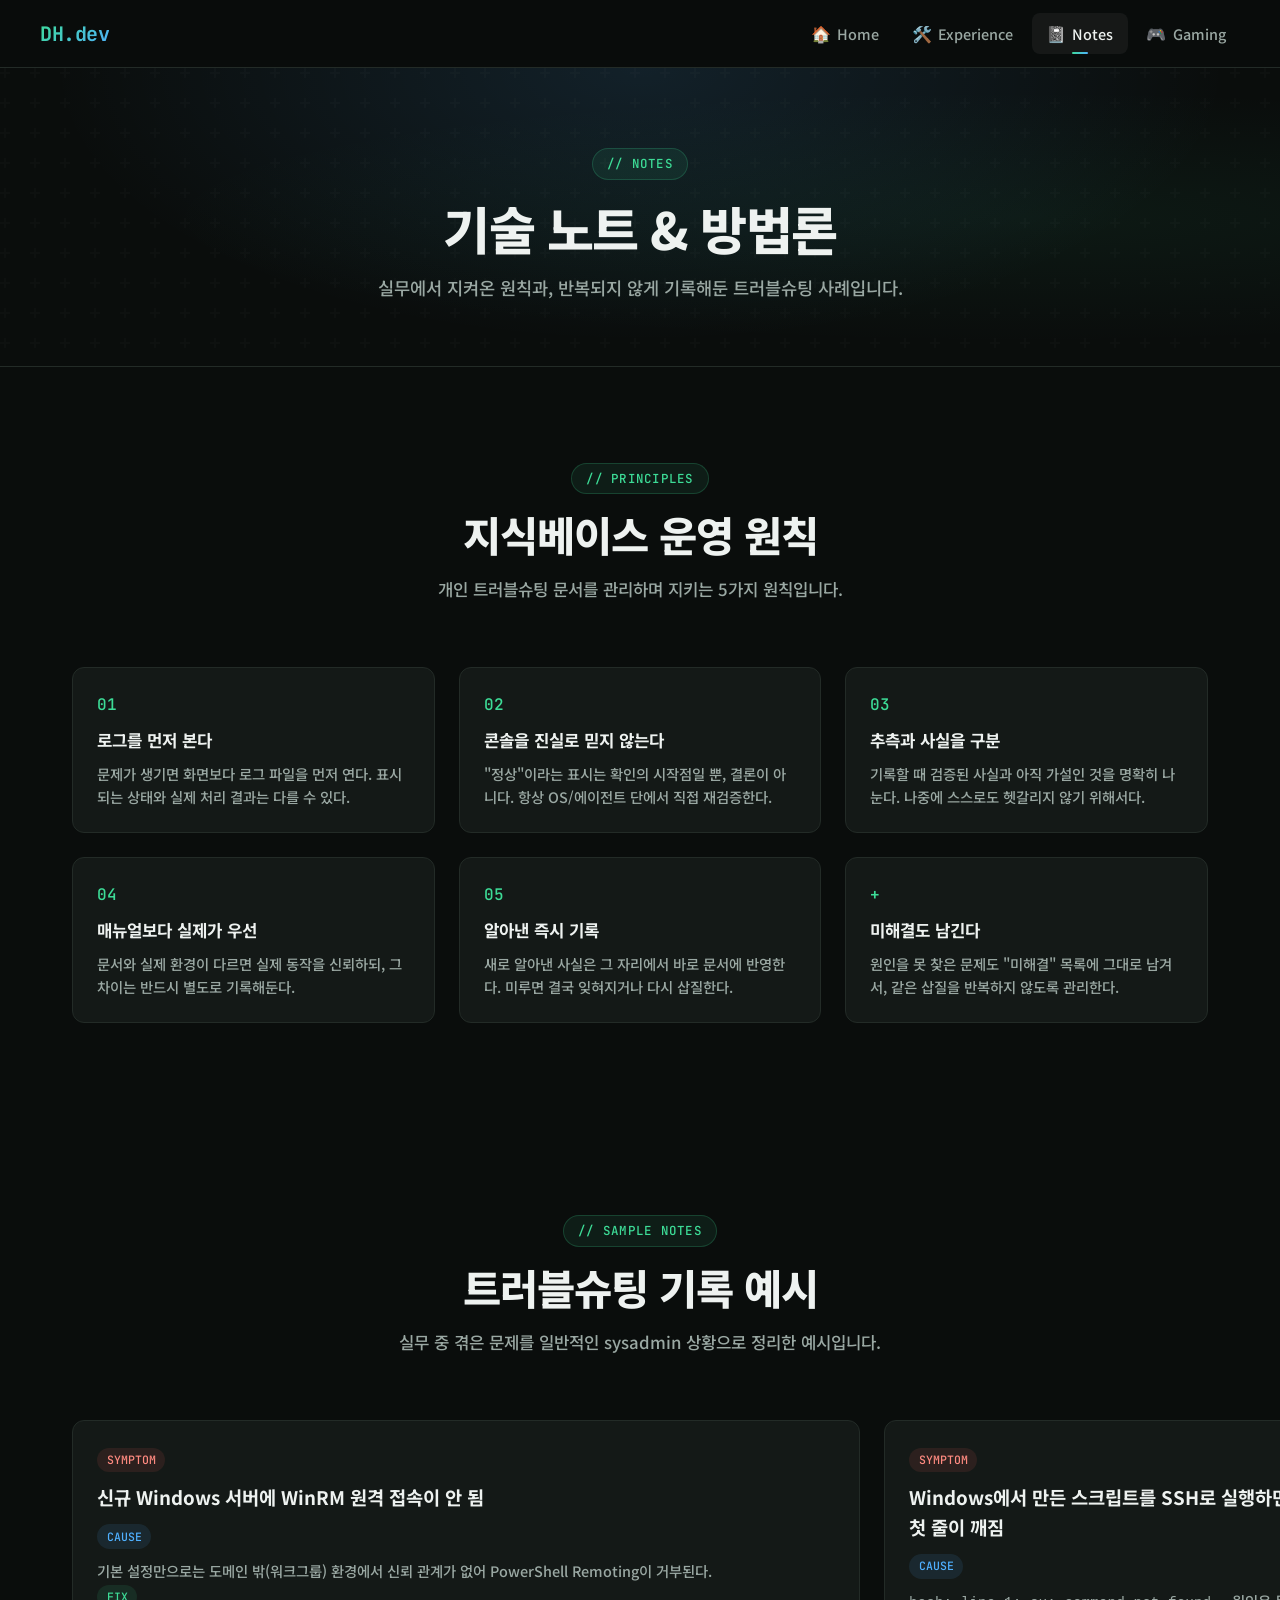
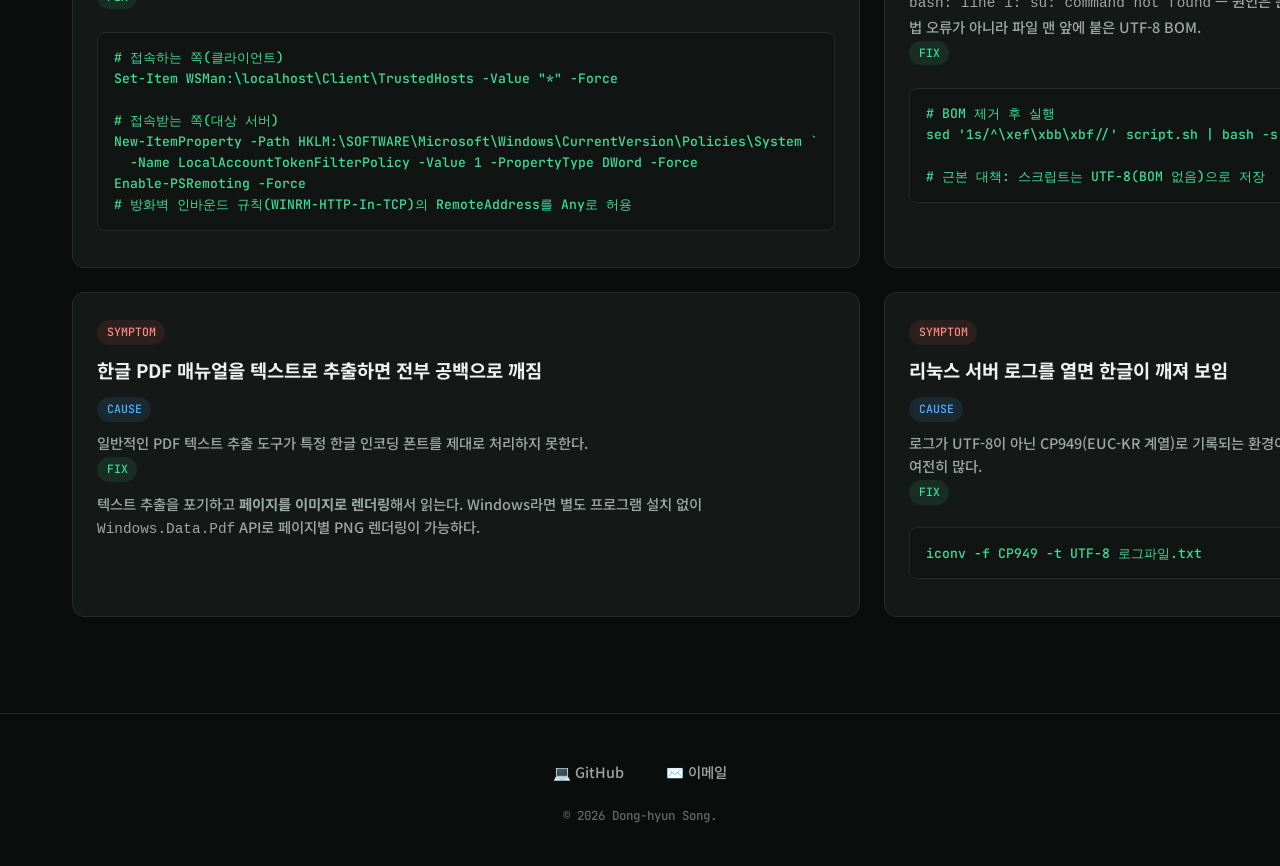
<file: notes.html>
<!DOCTYPE html>
<html lang="ko">
<head>
  <meta charset="UTF-8" />
  <meta name="viewport" content="width=device-width, initial-scale=1.0" />
  <meta name="description" content="송동현 | 트러블슈팅 방법론과 실무에서 정리한 기술 노트" />
  <title>Notes | 송동현</title>
  <link rel="icon" href="data:image/svg+xml,%3Csvg xmlns='http://www.w3.org/2000/svg' viewBox='0 0 100 100'%3E%3Crect width='100' height='100' rx='20' fill='%230a0d0c'/%3E%3Cpath d='M50 18 L82 32 V52 C82 70 68 82 50 88 C32 82 18 70 18 52 V32 Z' fill='none' stroke='%233ddc97' stroke-width='6'/%3E%3Cpath d='M38 50 L46 58 L64 40' fill='none' stroke='%234fb0ff' stroke-width='6' stroke-linecap='round' stroke-linejoin='round'/%3E%3C/svg%3E" />
  <link rel="preconnect" href="https://fonts.googleapis.com" />
  <link rel="preconnect" href="https://fonts.gstatic.com" crossorigin />
  <link href="https://fonts.googleapis.com/css2?family=Noto+Sans+KR:wght@400;500;700;900&family=JetBrains+Mono:wght@400;700&display=swap" rel="stylesheet" />
  <link rel="stylesheet" href="css/style.css" />
  <link rel="stylesheet" href="css/animations.css" />
  <style>
    .note-card pre {
      background: var(--bg-secondary);
      border: 1px solid var(--border);
      border-radius: var(--radius-sm);
      padding: 0.9rem 1rem;
      font-family: var(--font-mono);
      font-size: 0.82rem;
      color: var(--accent-green);
      overflow-x: auto;
      margin: 0.8rem 0;
    }
    .note-label {
      display: inline-block;
      font-family: var(--font-mono);
      font-size: 0.72rem;
      padding: 0.2rem 0.6rem;
      border-radius: 999px;
      margin-bottom: 0.6rem;
    }
    .note-label.symptom { background: rgba(255, 95, 87, 0.1); color: #ff8a80; }
    .note-label.cause   { background: rgba(79, 176, 255, 0.1); color: var(--accent-blue); }
    .note-label.fix     { background: rgba(61, 220, 151, 0.1); color: var(--accent-green); }
  </style>
</head>
<body>
  <nav class="navbar">
    <div class="nav-inner">
      <a href="index.html" class="nav-logo">DH<span>.</span>dev</a>
      <ul class="nav-links">
        <li><a href="index.html"><span class="nav-icon">🏠</span>Home</a></li>
        <li><a href="experience.html"><span class="nav-icon">🛠️</span>Experience</a></li>
        <li><a href="notes.html"><span class="nav-icon">📓</span>Notes</a></li>
        <li><a href="gaming.html"><span class="nav-icon">🎮</span>Gaming</a></li>
      </ul>
      <button class="nav-hamburger" aria-label="메뉴 열기"><span></span><span></span><span></span></button>
    </div>
  </nav>

  <div class="page-wrapper">
    <div class="page-hero">
      <div class="page-hero-content">
        <span class="section-tag">// Notes</span>
        <h1>기술 노트 & 방법론</h1>
        <p>실무에서 지켜온 원칙과, 반복되지 않게 기록해둔 트러블슈팅 사례입니다.</p>
      </div>
    </div>

    <!-- ── PRINCIPLES ───────────────────────────────────── -->
    <section class="section">
      <div class="section-header">
        <span class="section-tag">// Principles</span>
        <h2 class="section-title">지식베이스 운영 원칙</h2>
        <p class="section-desc">개인 트러블슈팅 문서를 관리하며 지키는 5가지 원칙입니다.</p>
      </div>
      <div class="grid-3 reveal-group">
        <div class="card">
          <div style="font-family:var(--font-mono); color:var(--accent-green); margin-bottom:0.6rem;">01</div>
          <h3 style="margin-bottom:0.5rem; font-size:1.05rem;">로그를 먼저 본다</h3>
          <p style="color:var(--text-secondary); font-size:0.9rem;">문제가 생기면 화면보다 로그 파일을 먼저 연다. 표시되는 상태와 실제 처리 결과는 다를 수 있다.</p>
        </div>
        <div class="card">
          <div style="font-family:var(--font-mono); color:var(--accent-green); margin-bottom:0.6rem;">02</div>
          <h3 style="margin-bottom:0.5rem; font-size:1.05rem;">콘솔을 진실로 믿지 않는다</h3>
          <p style="color:var(--text-secondary); font-size:0.9rem;">"정상"이라는 표시는 확인의 시작점일 뿐, 결론이 아니다. 항상 OS/에이전트 단에서 직접 재검증한다.</p>
        </div>
        <div class="card">
          <div style="font-family:var(--font-mono); color:var(--accent-green); margin-bottom:0.6rem;">03</div>
          <h3 style="margin-bottom:0.5rem; font-size:1.05rem;">추측과 사실을 구분</h3>
          <p style="color:var(--text-secondary); font-size:0.9rem;">기록할 때 검증된 사실과 아직 가설인 것을 명확히 나눈다. 나중에 스스로도 헷갈리지 않기 위해서다.</p>
        </div>
        <div class="card">
          <div style="font-family:var(--font-mono); color:var(--accent-green); margin-bottom:0.6rem;">04</div>
          <h3 style="margin-bottom:0.5rem; font-size:1.05rem;">매뉴얼보다 실제가 우선</h3>
          <p style="color:var(--text-secondary); font-size:0.9rem;">문서와 실제 환경이 다르면 실제 동작을 신뢰하되, 그 차이는 반드시 별도로 기록해둔다.</p>
        </div>
        <div class="card">
          <div style="font-family:var(--font-mono); color:var(--accent-green); margin-bottom:0.6rem;">05</div>
          <h3 style="margin-bottom:0.5rem; font-size:1.05rem;">알아낸 즉시 기록</h3>
          <p style="color:var(--text-secondary); font-size:0.9rem;">새로 알아낸 사실은 그 자리에서 바로 문서에 반영한다. 미루면 결국 잊혀지거나 다시 삽질한다.</p>
        </div>
        <div class="card">
          <div style="font-family:var(--font-mono); color:var(--accent-green); margin-bottom:0.6rem;">+</div>
          <h3 style="margin-bottom:0.5rem; font-size:1.05rem;">미해결도 남긴다</h3>
          <p style="color:var(--text-secondary); font-size:0.9rem;">원인을 못 찾은 문제도 "미해결" 목록에 그대로 남겨서, 같은 삽질을 반복하지 않도록 관리한다.</p>
        </div>
      </div>
    </section>

    <!-- ── SAMPLE TROUBLESHOOTING NOTES ─────────────────── -->
    <section class="section">
      <div class="section-header">
        <span class="section-tag">// Sample Notes</span>
        <h2 class="section-title">트러블슈팅 기록 예시</h2>
        <p class="section-desc">실무 중 겪은 문제를 일반적인 sysadmin 상황으로 정리한 예시입니다.</p>
      </div>
      <div class="grid-2 reveal-group">

        <div class="card note-card">
          <span class="note-label symptom">SYMPTOM</span>
          <h3 style="margin-bottom:0.6rem;">신규 Windows 서버에 WinRM 원격 접속이 안 됨</h3>
          <span class="note-label cause">CAUSE</span>
          <p style="color:var(--text-secondary); font-size:0.9rem;">
            기본 설정만으로는 도메인 밖(워크그룹) 환경에서 신뢰 관계가 없어 PowerShell Remoting이 거부된다.
          </p>
          <span class="note-label fix">FIX</span>
          <pre># 접속하는 쪽(클라이언트)
Set-Item WSMan:\localhost\Client\TrustedHosts -Value "*" -Force

# 접속받는 쪽(대상 서버)
New-ItemProperty -Path HKLM:\SOFTWARE\Microsoft\Windows\CurrentVersion\Policies\System `
  -Name LocalAccountTokenFilterPolicy -Value 1 -PropertyType DWord -Force
Enable-PSRemoting -Force
# 방화벽 인바운드 규칙(WINRM-HTTP-In-TCP)의 RemoteAddress를 Any로 허용</pre>
        </div>

        <div class="card note-card">
          <span class="note-label symptom">SYMPTOM</span>
          <h3 style="margin-bottom:0.6rem;">Windows에서 만든 스크립트를 SSH로 실행하면 첫 줄이 깨짐</h3>
          <span class="note-label cause">CAUSE</span>
          <p style="color:var(--text-secondary); font-size:0.9rem;">
            <code>bash: line 1: su: command not found</code> — 원인은 문법 오류가 아니라 파일 맨 앞에 붙은 UTF-8 BOM.
          </p>
          <span class="note-label fix">FIX</span>
          <pre># BOM 제거 후 실행
sed '1s/^\xef\xbb\xbf//' script.sh | bash -s

# 근본 대책: 스크립트는 UTF-8(BOM 없음)으로 저장</pre>
        </div>

        <div class="card note-card">
          <span class="note-label symptom">SYMPTOM</span>
          <h3 style="margin-bottom:0.6rem;">한글 PDF 매뉴얼을 텍스트로 추출하면 전부 공백으로 깨짐</h3>
          <span class="note-label cause">CAUSE</span>
          <p style="color:var(--text-secondary); font-size:0.9rem;">
            일반적인 PDF 텍스트 추출 도구가 특정 한글 인코딩 폰트를 제대로 처리하지 못한다.
          </p>
          <span class="note-label fix">FIX</span>
          <p style="color:var(--text-secondary); font-size:0.9rem;">
            텍스트 추출을 포기하고 <strong>페이지를 이미지로 렌더링</strong>해서 읽는다.
            Windows라면 별도 프로그램 설치 없이 <code>Windows.Data.Pdf</code> API로 페이지별 PNG 렌더링이 가능하다.
          </p>
        </div>

        <div class="card note-card">
          <span class="note-label symptom">SYMPTOM</span>
          <h3 style="margin-bottom:0.6rem;">리눅스 서버 로그를 열면 한글이 깨져 보임</h3>
          <span class="note-label cause">CAUSE</span>
          <p style="color:var(--text-secondary); font-size:0.9rem;">
            로그가 UTF-8이 아닌 CP949(EUC-KR 계열)로 기록되는 환경이 여전히 많다.
          </p>
          <span class="note-label fix">FIX</span>
          <pre>iconv -f CP949 -t UTF-8 로그파일.txt</pre>
        </div>

      </div>
    </section>
  </div>

  <footer>
    <div class="footer-inner">
      <div class="footer-links">
        <a class="footer-link" href="https://github.com/songdong7409-creator" target="_blank" rel="noopener">💻 GitHub</a>
        <a class="footer-link" href="mailto:songdong7409@gmail.com">✉️ 이메일</a>
      </div>
      <div class="footer-copy">© 2026 Dong-hyun Song.</div>
    </div>
  </footer>

  <script src="js/main.js"></script>
</body>
</html>
</file>
<file: css/style.css>
/* ========================
   CSS Variables & Reset
   ======================== */
:root {
  --bg-primary: #0a0d0c;
  --bg-secondary: #101412;
  --bg-card: #141917;
  --bg-card-hover: #1a201d;
  --accent-green: #3ddc97;
  --accent-blue: #4fb0ff;
  --accent-gradient: linear-gradient(135deg, #3ddc97, #4fb0ff);
  --text-primary: #eef2f0;
  --text-secondary: #9aa8a3;
  --text-muted: #5c6b65;
  --border: #232b27;
  --border-accent: rgba(61, 220, 151, 0.3);
  --shadow-glow: 0 0 20px rgba(61, 220, 151, 0.15);
  --shadow-card: 0 4px 24px rgba(0, 0, 0, 0.4);
  --radius-sm: 8px;
  --radius-md: 12px;
  --radius-lg: 20px;
  --nav-height: 68px;
  --font-mono: 'JetBrains Mono', 'Fira Code', 'Courier New', monospace;
  --transition: 0.3s cubic-bezier(0.4, 0, 0.2, 1);
}

*, *::before, *::after {
  box-sizing: border-box;
  margin: 0;
  padding: 0;
}

html {
  scroll-behavior: smooth;
  font-size: 16px;
}

body {
  background-color: var(--bg-primary);
  color: var(--text-primary);
  font-family: 'Noto Sans KR', 'Pretendard', -apple-system, BlinkMacSystemFont, 'Segoe UI', sans-serif;
  font-weight: 500;
  line-height: 1.6;
  overflow-x: hidden;
}

a { color: inherit; text-decoration: none; }
img { max-width: 100%; display: block; }
button { font-family: inherit; }

/* Scrollbar */
::-webkit-scrollbar { width: 6px; }
::-webkit-scrollbar-track { background: var(--bg-secondary); }
::-webkit-scrollbar-thumb { background: var(--accent-blue); border-radius: 3px; }
::-webkit-scrollbar-thumb:hover { background: var(--accent-green); }

/* ========================
   Navbar
   ======================== */
.navbar {
  position: fixed;
  top: 0; left: 0; right: 0;
  height: var(--nav-height);
  background: rgba(10, 13, 12, 0.85);
  backdrop-filter: blur(20px);
  -webkit-backdrop-filter: blur(20px);
  border-bottom: 1px solid var(--border);
  z-index: 1000;
  display: flex;
  align-items: center;
  padding: 0 2rem;
  transition: border-color var(--transition);
}

.navbar.scrolled {
  border-bottom-color: var(--border-accent);
  box-shadow: 0 2px 20px rgba(61, 220, 151, 0.08);
}

.nav-inner {
  max-width: 1200px;
  width: 100%;
  margin: 0 auto;
  display: flex;
  align-items: center;
  justify-content: space-between;
}

.nav-logo {
  font-family: var(--font-mono);
  font-size: 1.25rem;
  font-weight: 700;
  background: var(--accent-gradient);
  -webkit-background-clip: text;
  -webkit-text-fill-color: transparent;
  background-clip: text;
  letter-spacing: -0.5px;
}

.nav-logo span { color: var(--accent-green); }

.nav-links {
  display: flex;
  align-items: center;
  gap: 0.25rem;
  list-style: none;
}

.nav-links a {
  display: flex;
  align-items: center;
  gap: 0.4rem;
  padding: 0.5rem 0.9rem;
  border-radius: var(--radius-sm);
  font-size: 0.9rem;
  font-weight: 500;
  color: var(--text-secondary);
  transition: color var(--transition), background var(--transition);
  position: relative;
}

.nav-links a:hover,
.nav-links a.active {
  color: var(--text-primary);
  background: rgba(255, 255, 255, 0.05);
}

.nav-links a.active::after {
  content: '';
  position: absolute;
  bottom: 0; left: 50%;
  transform: translateX(-50%);
  width: 16px; height: 2px;
  background: var(--accent-gradient);
  border-radius: 2px;
}

.nav-links .nav-icon { font-size: 1rem; }

.nav-hamburger {
  display: none;
  flex-direction: column;
  gap: 5px;
  cursor: pointer;
  padding: 8px;
  background: none;
  border: none;
}

.nav-hamburger span {
  display: block;
  width: 22px; height: 2px;
  background: var(--text-primary);
  border-radius: 2px;
  transition: var(--transition);
}

/* ========================
   Page Wrapper / Sections
   ======================== */
.page-wrapper { padding-top: var(--nav-height); min-height: 100vh; }

.section {
  padding: 6rem 2rem;
  max-width: 1200px;
  margin: 0 auto;
}

.section-header { text-align: center; margin-bottom: 4rem; }

.section-tag {
  display: inline-block;
  font-family: var(--font-mono);
  font-size: 0.78rem;
  color: var(--accent-green);
  background: rgba(61, 220, 151, 0.08);
  border: 1px solid rgba(61, 220, 151, 0.2);
  padding: 0.3rem 0.9rem;
  border-radius: 999px;
  letter-spacing: 0.1em;
  text-transform: uppercase;
  margin-bottom: 1rem;
}

.section-title {
  font-size: clamp(1.8rem, 4vw, 2.6rem);
  font-weight: 800;
  letter-spacing: -1px;
  line-height: 1.2;
  margin-bottom: 1rem;
}

.section-title .highlight {
  background: var(--accent-gradient);
  -webkit-background-clip: text;
  -webkit-text-fill-color: transparent;
  background-clip: text;
}

.section-desc {
  font-size: 1.05rem;
  color: var(--text-secondary);
  max-width: 560px;
  margin: 0 auto;
}

/* ========================
   Cards / Buttons / Tags
   ======================== */
.card {
  background: var(--bg-card);
  border: 1px solid var(--border);
  border-radius: var(--radius-md);
  padding: 1.5rem;
  transition: border-color var(--transition), transform var(--transition), box-shadow var(--transition), background var(--transition);
}

.card:hover {
  border-color: var(--border-accent);
  background: var(--bg-card-hover);
  transform: translateY(-3px);
  box-shadow: var(--shadow-glow);
}

.btn {
  display: inline-flex;
  align-items: center;
  gap: 0.5rem;
  padding: 0.75rem 1.5rem;
  border-radius: var(--radius-sm);
  font-size: 0.95rem;
  font-weight: 600;
  cursor: pointer;
  transition: var(--transition);
  border: none;
}

.btn-primary {
  background: var(--accent-gradient);
  color: #06120d;
  box-shadow: 0 4px 15px rgba(61, 220, 151, 0.25);
}

.btn-primary:hover {
  transform: translateY(-2px);
  box-shadow: 0 8px 25px rgba(61, 220, 151, 0.4);
}

.btn-outline {
  background: transparent;
  color: var(--text-primary);
  border: 1px solid var(--border);
}

.btn-outline:hover {
  border-color: var(--accent-green);
  color: var(--accent-green);
  background: rgba(61, 220, 151, 0.05);
}

.tag {
  display: inline-flex;
  align-items: center;
  gap: 0.3rem;
  padding: 0.3rem 0.7rem;
  background: rgba(255, 255, 255, 0.05);
  border: 1px solid var(--border);
  border-radius: 6px;
  font-size: 0.78rem;
  font-family: var(--font-mono);
  color: var(--text-secondary);
  white-space: nowrap;
  transition: var(--transition);
}

.tag:hover {
  border-color: var(--accent-green);
  color: var(--accent-green);
  background: rgba(61, 220, 151, 0.05);
}

/* ========================
   Page Header (sub-pages)
   ======================== */
.page-hero {
  background:
    radial-gradient(ellipse at 50% 0%, rgba(79, 176, 255, 0.12) 0%, transparent 65%),
    radial-gradient(ellipse at 80% 50%, rgba(61, 220, 151, 0.06) 0%, transparent 60%);
  padding: 5rem 2rem 4rem;
  text-align: center;
  border-bottom: 1px solid var(--border);
  position: relative;
  overflow: hidden;
}

.page-hero::before {
  content: '';
  position: absolute;
  inset: 0;
  background: url("data:image/svg+xml,%3Csvg width='60' height='60' viewBox='0 0 60 60' xmlns='http://www.w3.org/2000/svg'%3E%3Cg fill='none' fill-rule='evenodd'%3E%3Cg fill='%23ffffff' fill-opacity='0.015'%3E%3Cpath d='M36 34v-4h-2v4h-4v2h4v4h2v-4h4v-2h-4zm0-30V0h-2v4h-4v2h4v4h2V6h4V4h-4zM6 34v-4H4v4H0v2h4v4h2v-4h4v-2H6zM6 4V0H4v4H0v2h4v4h2V6h4V4H6z'/%3E%3C/g%3E%3C/g%3E%3C/svg%3E");
  pointer-events: none;
}

.page-hero-content { position: relative; z-index: 1; max-width: 700px; margin: 0 auto; }
.page-hero .section-tag { margin-bottom: 1.2rem; }

.page-hero h1 {
  font-size: clamp(2rem, 5vw, 3.2rem);
  font-weight: 800;
  letter-spacing: -1.5px;
  line-height: 1.15;
  margin-bottom: 1rem;
}

.page-hero p { font-size: 1.1rem; color: var(--text-secondary); }

/* ========================
   Footer
   ======================== */
footer { border-top: 1px solid var(--border); padding: 2.5rem 2rem; text-align: center; }

.footer-inner {
  max-width: 1200px;
  margin: 0 auto;
  display: flex;
  flex-direction: column;
  align-items: center;
  gap: 1rem;
}

.footer-links { display: flex; gap: 1rem; flex-wrap: wrap; justify-content: center; }

.footer-link {
  display: flex;
  align-items: center;
  gap: 0.4rem;
  color: var(--text-secondary);
  font-size: 0.9rem;
  transition: color var(--transition);
  padding: 0.4rem 0.8rem;
  border-radius: var(--radius-sm);
}

.footer-link:hover { color: var(--accent-green); background: rgba(61, 220, 151, 0.05); }

.footer-copy { font-family: var(--font-mono); font-size: 0.78rem; color: var(--text-muted); }

/* ========================
   Skill / Progress Bar
   ======================== */
.skill-bar { width: 100%; height: 4px; background: var(--border); border-radius: 2px; overflow: hidden; margin-top: 0.5rem; }

.skill-bar-fill {
  height: 100%;
  background: var(--accent-gradient);
  border-radius: 2px;
  width: 0%;
  transition: width 1.2s cubic-bezier(0.4, 0, 0.2, 1);
}

/* ========================
   Grid Layouts
   ======================== */
.grid-2 { display: grid; grid-template-columns: repeat(2, 1fr); gap: 1.5rem; }
.grid-3 { display: grid; grid-template-columns: repeat(3, 1fr); gap: 1.5rem; }
.grid-4 { display: grid; grid-template-columns: repeat(4, 1fr); gap: 1.5rem; }

/* ========================
   Timeline (experience.html)
   ======================== */
.timeline { position: relative; max-width: 800px; margin: 0 auto; padding-left: 2rem; }

.timeline::before {
  content: '';
  position: absolute;
  left: 6px; top: 6px; bottom: 6px;
  width: 2px;
  background: linear-gradient(to bottom, var(--accent-green), var(--border));
}

.timeline-item { position: relative; padding-bottom: 3rem; opacity: 0.4; transition: opacity 0.5s ease; }
.timeline-item.active { opacity: 1; }
.timeline-item:last-child { padding-bottom: 0; }

.timeline-dot {
  position: absolute;
  left: -2rem; top: 4px;
  width: 14px; height: 14px;
  border-radius: 50%;
  background: var(--bg-primary);
  border: 2px solid var(--border);
  transition: var(--transition);
}

.timeline-item.active .timeline-dot { border-color: var(--accent-green); box-shadow: 0 0 10px rgba(61, 220, 151, 0.5); }

.timeline-date {
  font-family: var(--font-mono);
  font-size: 0.8rem;
  color: var(--accent-blue);
  margin-bottom: 0.4rem;
}

.timeline-title { font-size: 1.2rem; font-weight: 700; margin-bottom: 0.6rem; }

.timeline-desc { color: var(--text-secondary); font-size: 0.95rem; margin-bottom: 0.8rem; }

.timeline-tags { display: flex; flex-wrap: wrap; gap: 0.4rem; }

/* ========================
   Responsive
   ======================== */
@media (max-width: 1024px) {
  .grid-4 { grid-template-columns: repeat(2, 1fr); }
  .grid-3 { grid-template-columns: repeat(2, 1fr); }
}

@media (max-width: 768px) {
  .section { padding: 4rem 1.25rem; }
  .grid-2, .grid-3, .grid-4 { grid-template-columns: 1fr; }

  .nav-links {
    display: none;
    position: fixed;
    top: var(--nav-height);
    left: 0; right: 0;
    background: rgba(10, 13, 12, 0.98);
    backdrop-filter: blur(20px);
    flex-direction: column;
    padding: 1.5rem;
    gap: 0.5rem;
    border-bottom: 1px solid var(--border);
  }

  .nav-links.open { display: flex; }
  .nav-links a { padding: 0.75rem 1rem; font-size: 1rem; }
  .nav-hamburger { display: flex; }
}
</file>
<file: css/animations.css>
/* ========================
   Keyframes
   ======================== */
@keyframes fadeInUp {
  from { opacity: 0; transform: translateY(20px); }
  to   { opacity: 1; transform: translateY(0); }
}

@keyframes pulseGlow {
  0%, 100% { box-shadow: 0 0 0 0 rgba(61, 220, 151, 0.5); }
  50%      { box-shadow: 0 0 0 5px rgba(61, 220, 151, 0); }
}

@keyframes blink {
  0%, 49%  { opacity: 1; }
  50%, 100%{ opacity: 0; }
}

@keyframes rippleOut {
  from { width: 0; height: 0; opacity: 0.4; }
  to   { width: 500px; height: 500px; opacity: 0; }
}

/* ========================
   Scroll Reveal
   ======================== */
.reveal {
  opacity: 0;
  transform: translateY(24px);
  transition: opacity 0.6s ease, transform 0.6s ease;
}
.reveal.visible { opacity: 1; transform: translateY(0); }

.reveal-left {
  opacity: 0;
  transform: translateX(-24px);
  transition: opacity 0.6s ease, transform 0.6s ease;
}
.reveal-left.visible { opacity: 1; transform: translateX(0); }

.reveal-right {
  opacity: 0;
  transform: translateX(24px);
  transition: opacity 0.6s ease, transform 0.6s ease;
}
.reveal-right.visible { opacity: 1; transform: translateX(0); }

/* Stagger children */
.reveal-group.visible > * { animation: fadeInUp 0.5s ease both; }
.reveal-group.visible > *:nth-child(1) { animation-delay: 0s; }
.reveal-group.visible > *:nth-child(2) { animation-delay: 0.08s; }
.reveal-group.visible > *:nth-child(3) { animation-delay: 0.16s; }
.reveal-group.visible > *:nth-child(4) { animation-delay: 0.24s; }
.reveal-group.visible > *:nth-child(5) { animation-delay: 0.32s; }
.reveal-group.visible > *:nth-child(6) { animation-delay: 0.4s; }

/* ========================
   Click ripple (contained to element, not full viewport)
   ======================== */
.click-ripple {
  position: fixed;
  pointer-events: none;
  border-radius: 50%;
  background: radial-gradient(circle, rgba(61, 220, 151, 0.25) 0%, transparent 70%);
  transform: translate(-50%, -50%);
  animation: rippleOut 0.6s ease-out forwards;
  z-index: 9999;
}
</file>
<file: css/components/contact.css>
.contact-grid {
  display: grid;
  grid-template-columns: 1fr 1.2fr;
  gap: 3rem;
  align-items: start;
}

.contact-info h2 { font-size: 1.8rem; margin-bottom: 1rem; }
.contact-info p { color: var(--text-secondary); margin-bottom: 2rem; }

.contact-method {
  display: flex;
  align-items: center;
  gap: 0.9rem;
  padding: 0.9rem 0;
  border-bottom: 1px solid var(--border);
  color: var(--text-secondary);
  transition: color var(--transition);
}

.contact-method:hover { color: var(--accent-green); }

.contact-method .icon {
  width: 36px; height: 36px;
  display: flex; align-items: center; justify-content: center;
  background: rgba(61, 220, 151, 0.08);
  border-radius: var(--radius-sm);
  font-size: 1rem;
  flex-shrink: 0;
}

.contact-form { display: flex; flex-direction: column; gap: 1rem; }

.form-row { display: grid; grid-template-columns: 1fr 1fr; gap: 1rem; }

.contact-form input,
.contact-form textarea {
  width: 100%;
  background: var(--bg-card);
  border: 1px solid var(--border);
  border-radius: var(--radius-sm);
  padding: 0.85rem 1rem;
  color: var(--text-primary);
  font-family: inherit;
  font-size: 0.95rem;
  transition: border-color var(--transition), background var(--transition);
}

.contact-form input:focus,
.contact-form textarea:focus {
  outline: none;
  border-color: var(--accent-green);
  background: var(--bg-card-hover);
}

.contact-form textarea { resize: vertical; min-height: 120px; }

.form-submit { align-self: flex-start; }

.form-status {
  display: none;
  padding: 0.75rem 1rem;
  border-radius: var(--radius-sm);
  font-size: 0.9rem;
}

.form-status.success { display: block; background: rgba(61, 220, 151, 0.1); color: var(--accent-green); border: 1px solid rgba(61, 220, 151, 0.3); }
.form-status.error   { display: block; background: rgba(255, 95, 87, 0.1); color: #ff8a80; border: 1px solid rgba(255, 95, 87, 0.3); }

@media (max-width: 768px) {
  .contact-grid { grid-template-columns: 1fr; }
  .form-row { grid-template-columns: 1fr; }
}
</file>
